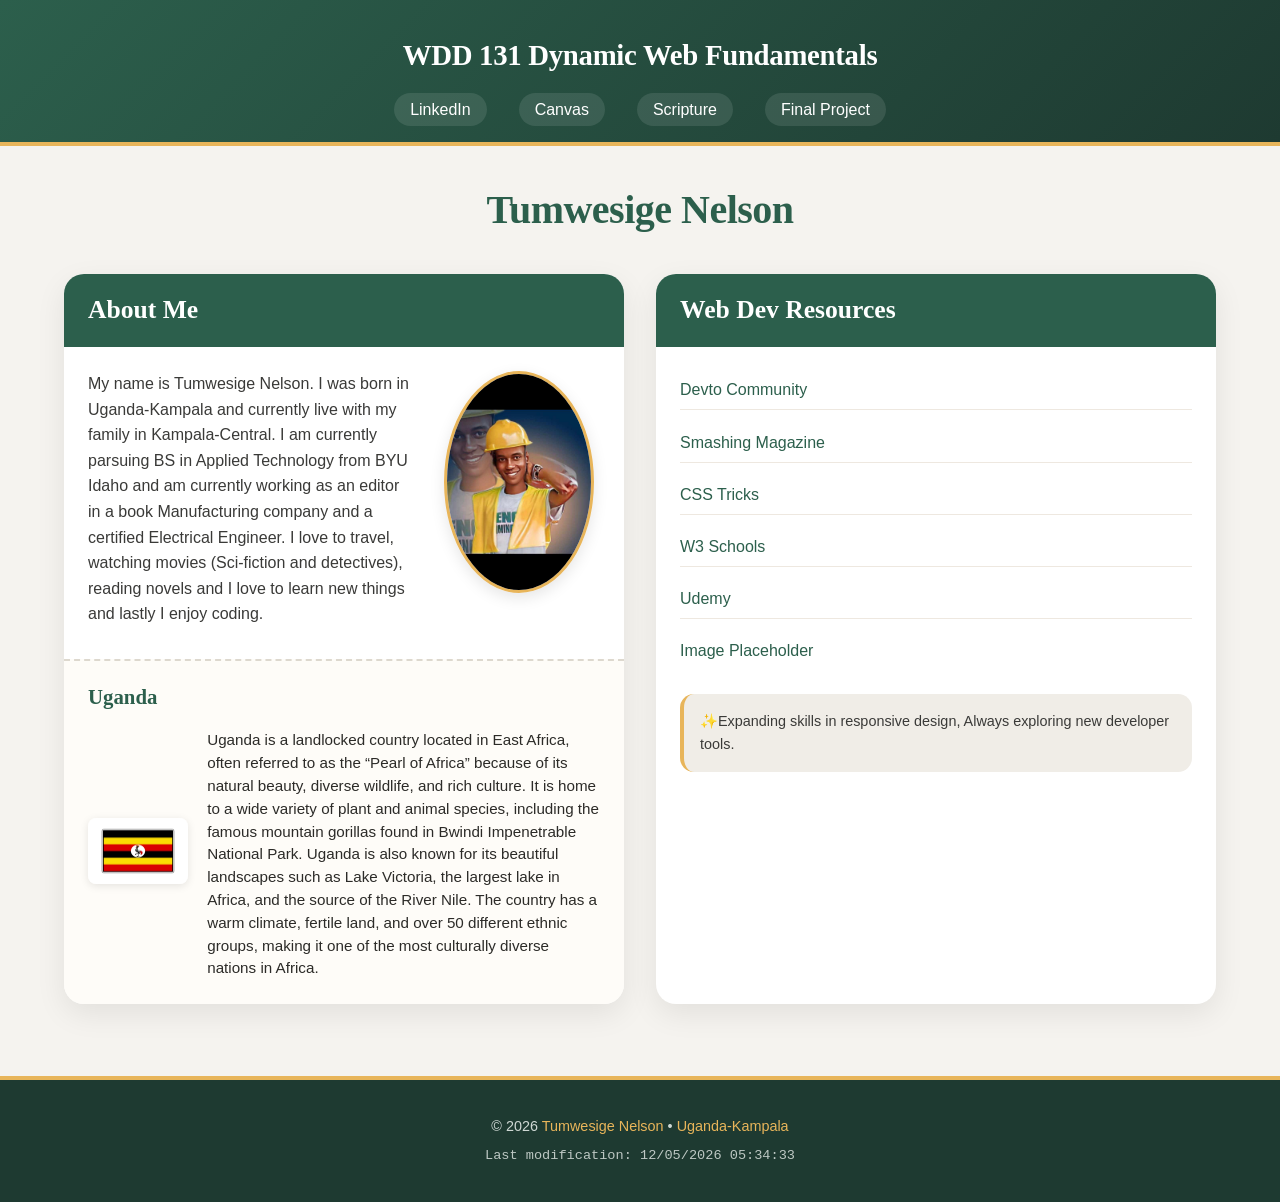
<file: index.html>
<!DOCTYPE html>
<html lang="en">
<head>
    <meta charset="UTF-8">
    <meta name="viewport" content="width=device-width, initial-scale=1.0">
    <title>WDD 131 Dynamic Web Fundamentals  Tumwesige Nelson</title>
    <meta name="description" content="WDD 131  Dynamic Web Fundamentals - Tumwesige Nelson. BYU-temples around the world including Africa.">
    <meta name="author" content="Tumwesige Nelson">
    <!-- External CSS -->
    <link rel="stylesheet" href="styles/base.css">
    <!-- Google Fonts API: elegant and modern pairing -->
    <link rel="preconnect" href="https://fonts.googleapis.com">
    <link rel="preconnect" href="https://fonts.gstatic.com" crossorigin>
    <link href="https://fonts.googleapis.com/css2?family=Merriweather:ital,opsz,wght@0,18..144,300..900;1,18..144,300..900&display=swap" rel="stylesheet">
    <!-- External js -->
    <script src="scripts/getdates.js" defer></script>
    
</head>
<body>
    <header>
        <!-- course title  -->
        <span id="course-title">WDD 131  Dynamic Web Fundamentals</span>
        <nav aria-label="Main navigation">
            <ul>
                <li><a href="https://www.linkedin.com/in/tumwesige-nelson-21821625a/" target="_blank" rel="noopener">LinkedIn</a></li>
                <li><a href="https://byupw.instructure.com/" target="_blank" rel="noopener">Canvas</a></li>
                <li><a href="https://www.churchofjesuschrist.org/study/scriptures/bofm/2-ne/2?lang=eng&id=p25#p25" target="_blank" rel="noopener">Scripture</a></li>
                <li><a href="#" id="final-project-link">Final Project</a></li>
            </ul>
        </nav>
    </header>

    <main>
        <h1>Tumwesige Nelson</h1>
        
        <!-- Two Cards Layout using CSS Grid -->
        <div class="cards-grid">
            <!-- Card 1: About Me section -->
            <section class="card">
                <h2>About Me</h2>
                <div class="card-inner">
                    <div class="about-text">
                        <p>My name is Tumwesige Nelson. I was born in Uganda-Kampala and currently live with my family 
                            in Kampala-Central. I am currently parsuing BS in Applied Technology from BYU Idaho
                            and am currently working as an editor in a book Manufacturing company and a certified Electrical Engineer.
                            I love to travel, watching movies (Sci-fiction and detectives), reading novels and I love 
                            to learn new things and lastly I enjoy coding.
                            </p>
                    </div>
                    <div class="about-image">
                        <!--  local image -->
                        <img src="images/nelson_img.jpeg" alt="nelson imge" width="150" height="250" loading="lazy">
                    </div>
                </div>
                <!-- Country section -->
                <div class="country-info">
                    <h3>Uganda</h3>
                    <div class="country-details">
                        <div class="flag-placeholder">
                            <!-- Optimized local flag image SVG -->
                            <img src="images/flag.webp"
                                 alt="Uganda flag" width="100" height="66" loading="lazy">
                        </div>
                        <p>Uganda is a landlocked country located in East Africa, often referred to as the 
                            “Pearl of Africa” because of its natural beauty, diverse wildlife, and rich culture. 
                            It is home to a wide variety of plant and animal species, including the famous mountain 
                            gorillas found in Bwindi Impenetrable National Park. Uganda is also known for its beautiful 
                            landscapes such as Lake Victoria, the largest lake in Africa, and the source of the River 
                            Nile. The country has a warm climate, fertile land, and over 50 different ethnic groups, 
                            making it one of the most culturally diverse nations in Africa.</p>
                    </div>
                </div>
            </section>

            <!-- Card 2: Web Dev Resources -->
            <section class="card">
                <h2>Web Dev Resources</h2>
                <div class="resources-wrapper">
                    <ul class="resource-list">
                        <li><a href="https://dev.to/" target="_blank" rel="noopener">Devto Community</a></li>
                        <li><a href="https://www.smashingmagazine.com/" target="_blank" rel="noopener">Smashing Magazine</a></li>
                        <li><a href="https://css-tricks.com/" target="_blank" rel="noopener">CSS Tricks</a></li>
                        <li><a href="https://www.w3schools.com/" target="_blank" rel="noopener">W3 Schools</a></li>
                        <li><a href="https://www.udemy.com/" target="_blank" rel="noopener">Udemy</a></li>
                        <li><a href="https://picsum.photos/" target="_blank" rel="noopener">Image Placeholder</a></li>
                    </ul>
                    <div class="resource-note">
                        <p>✨Expanding skills in responsive design, Always exploring new developer tools.</p>
                    </div>
                </div>
            </section>
        </div>
    </main>

    <footer>
        <p>© <span id="currentyear"></span> <a href="#" class="footer-link">Tumwesige Nelson</a> • <a href="#" class="footer-link">Uganda-Kampala</a></p>
        <p id="lastModified"></p>
    </footer>
    
</body>
</html>
</file>
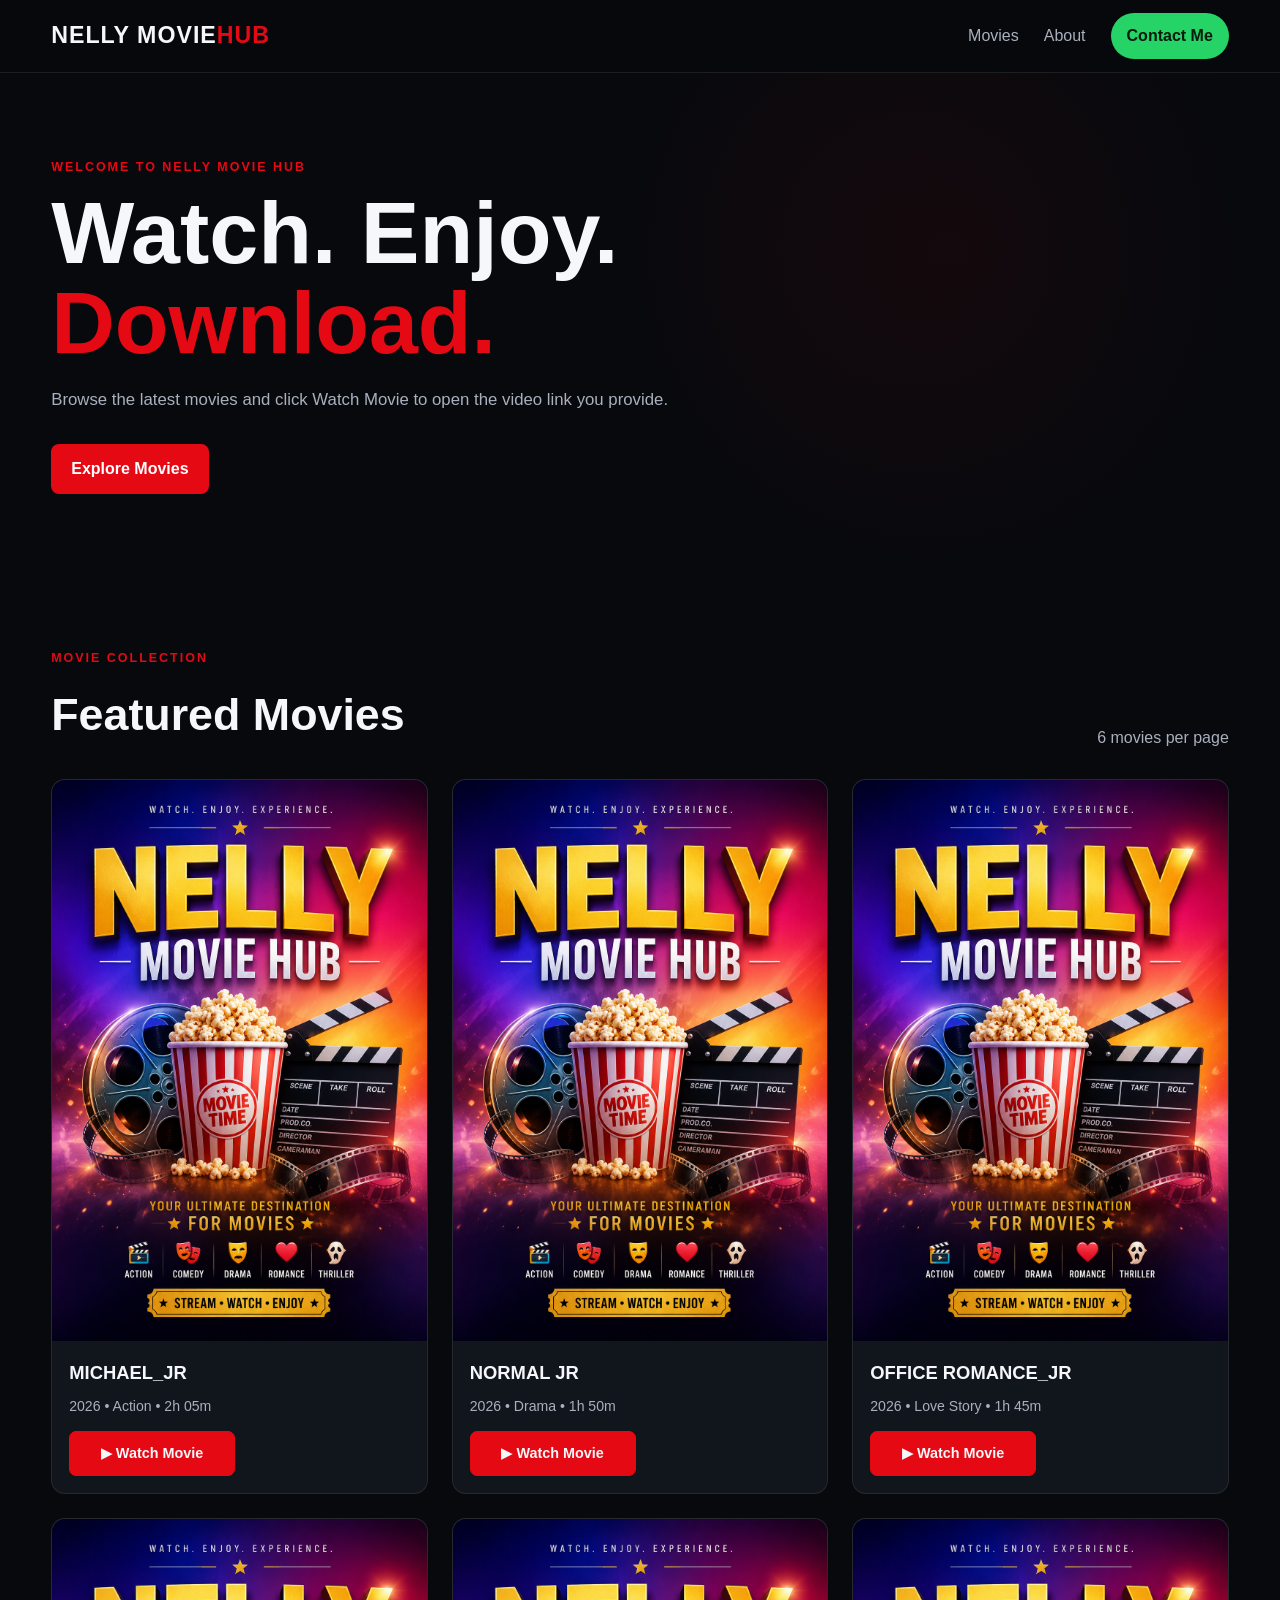
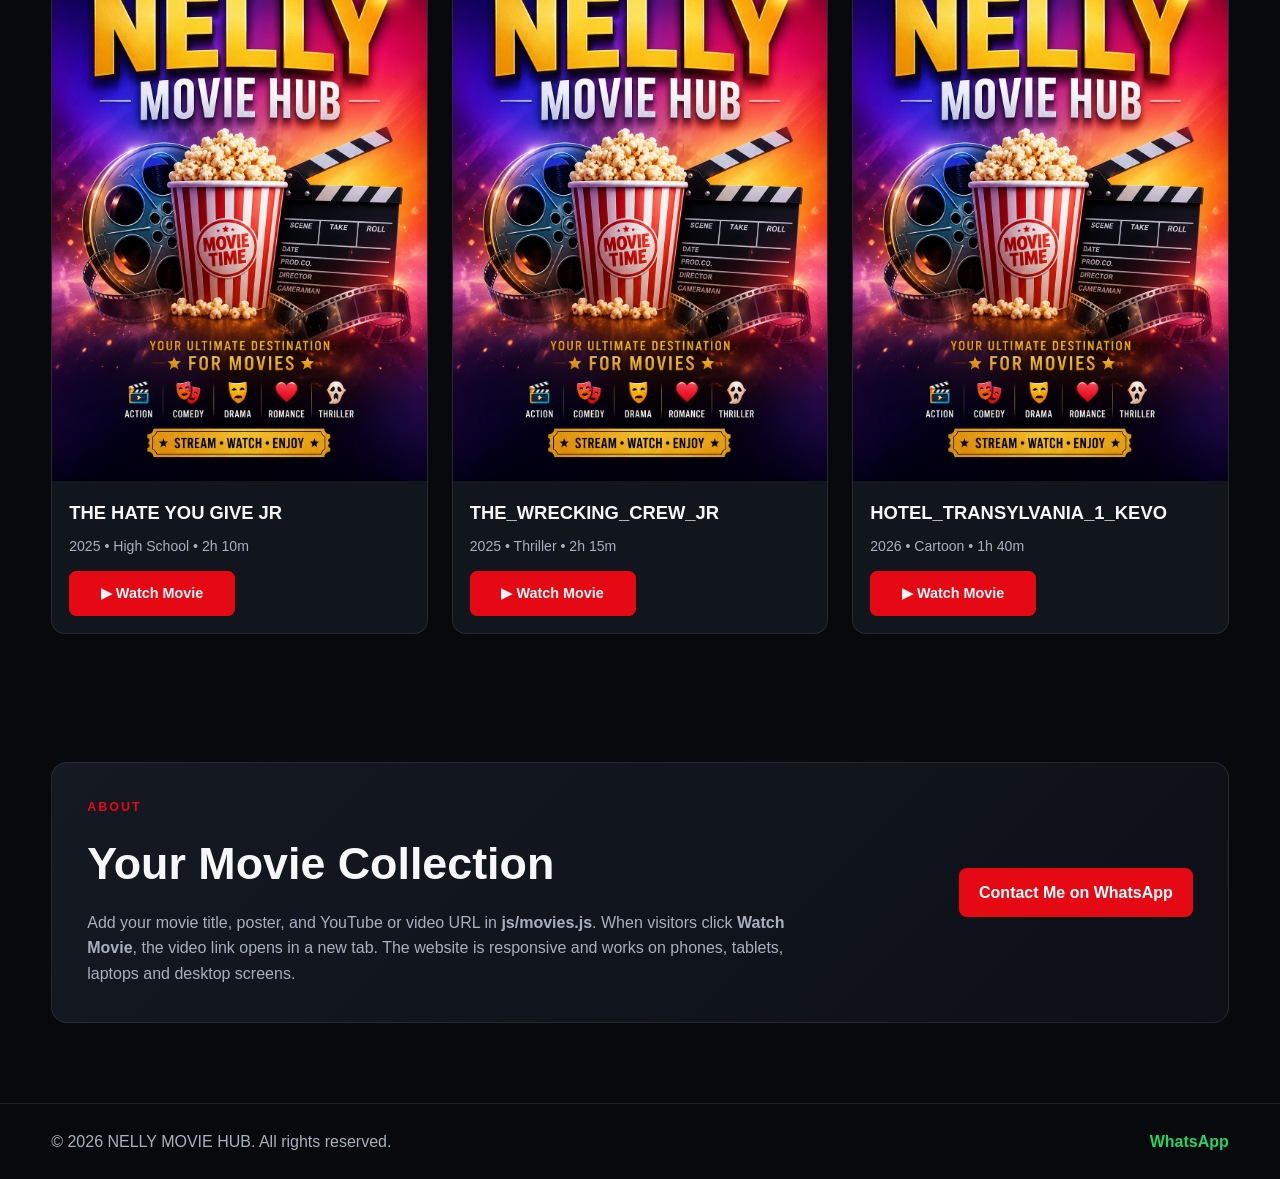
<file: nelly_movie_hub/index.html>
<!DOCTYPE html>
<html lang="en">
<head>
  <meta charset="UTF-8">
  <meta name="viewport" content="width=device-width, initial-scale=1.0">
  <meta name="description" content="Responsive movie streaming and download website.">
  <title>My Movie Hub</title>
  <link rel="stylesheet" href="css/style.css">
</head>
<body>
  <header class="site-header">
    <nav class="navbar container">
      <a class="logo" href="index.html">NELLY MOVIE<span>HUB</span></a>
      <button class="menu-toggle" aria-label="Open menu">☰</button>
      <div class="nav-links">
        <a href="#movies">Movies</a>
        <a href="#about">About</a>
        <a class="whatsapp-btn" id="navWhatsApp" href="#" target="_blank" rel="noopener">Contact Me</a>
      </div>
    </nav>
  </header>

  <main>
    <section class="hero">
      <div class="container hero-content">
        <p class="eyebrow">WELCOME TO NELLY MOVIE HUB</p>
        <h1>Watch. Enjoy. <span>Download.</span></h1>
        <p>Browse the latest movies and click Watch Movie to open the video link you provide.</p>
        <a href="#movies" class="primary-btn">Explore Movies</a>
      </div>
    </section>

    <section id="movies" class="movies-section container">
      <div class="section-heading">
        <div>
          <p class="eyebrow">MOVIE COLLECTION</p>
          <h2>Featured Movies</h2>
        </div>
        <p class="page-note">6 movies per page</p>
      </div>

      <div id="movieGrid" class="movie-grid"></div>

      <div class="pagination" id="pagination"></div>
    </section>

    <section id="about" class="about-section">
      <div class="container about-card">
        <div>
          <p class="eyebrow">ABOUT</p>
          <h2>Your Movie Collection</h2>
          <p>Add your movie title, poster, and YouTube or video URL in <strong>js/movies.js</strong>. When visitors click <strong>Watch Movie</strong>, the video link opens in a new tab. The website is responsive and works on phones, tablets, laptops and desktop screens.</p>
        </div>
        <a class="primary-btn" id="aboutWhatsApp" href="#" target="_blank" rel="noopener">Contact Me on WhatsApp</a>
      </div>
    </section>
  </main>

  <footer>
    <div class="container footer-content">
      <p>© <span id="year"></span> NELLY MOVIE HUB. All rights reserved.</p>
      <a id="footerWhatsApp" href="#" target="_blank" rel="noopener">WhatsApp</a>
    </div>
  </footer>

  <script src="js/movies.js"></script>
  <script src="js/app.js"></script>
</body>
</html>
</file>
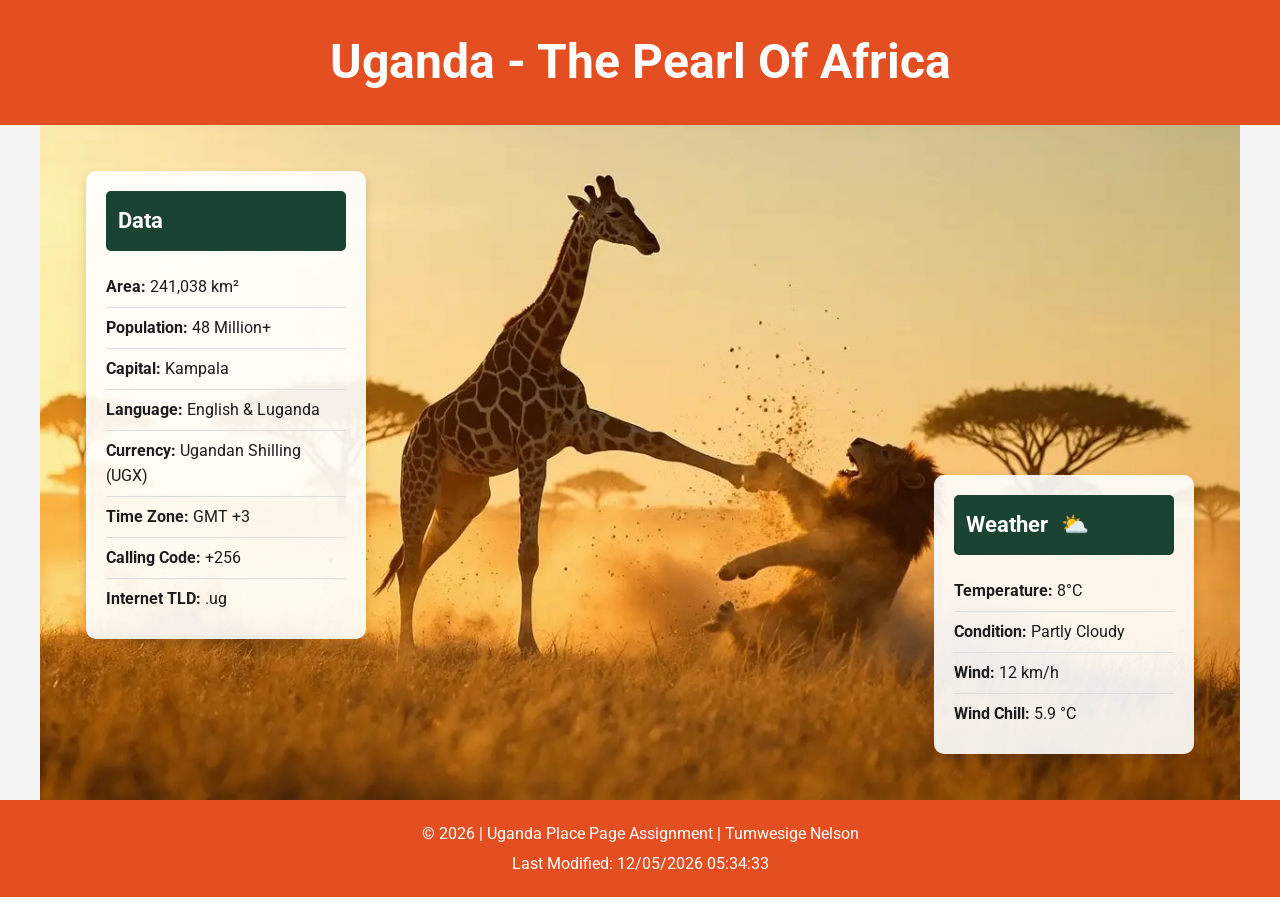
<file: place.html>
<!DOCTYPE html>
<html lang="en">
<head>
    <meta charset="UTF-8">
    <meta name="viewport" content="width=device-width, initial-scale=1.0">

    <title>Uganda - The Pearl Of Africa</title>

    <meta name="description" content="Dedicated page showcasing Uganda's data, weather, and highlights for WDD131.">

    <meta name="author" content="Tumwesige Nelson">

    <link rel="preconnect" href="https://fonts.googleapis.com">

    <link rel="preconnect" href="https://fonts.gstatic.com" crossorigin>

    <link href="https://fonts.googleapis.com/css2?family=Roboto&display=swap" rel="stylesheet">

    <link rel="stylesheet" href="styles/place.css">
    <link rel="stylesheet" href="styles/place-large.css">

    <script src="scripts/place.js" defer></script>

    <link rel="icon" href="data:,">
</head>

<body>

    <header>
        <h1>Uganda - The Pearl Of Africa</h1>
    </header>

    <main>

        <!-- HERO IMAGE -->
        <div class="hero-container">

            <picture>

                <source media="(max-width: 600px)"
                    srcset="images/hero.webp">

                <source media="(min-width: 601px)"
                    srcset="images/hero.webp">

                <img src="images/hero.webp"
                    alt="Beautiful scenery of Uganda including wildlife and nature"
                    loading="lazy"
                    width="1200"
                    height="600">

            </picture>

        </div>

        <!-- DATA SECTION -->
        <section class="data-card section-data">

            <h2>Data</h2>

            <ul>

                <li><strong>Area:</strong> 241,038 km²</li>

                <li><strong>Population:</strong> 48 Million+</li>

                <li><strong>Capital:</strong> Kampala</li>

                <li><strong>Language:</strong> English & Luganda</li>

                <li><strong>Currency:</strong> Ugandan Shilling (UGX)</li>

                <li><strong>Time Zone:</strong> GMT  +3</li>

                <li><strong>Calling Code:</strong> +256</li>

                <li><strong>Internet TLD:</strong> .ug</li>

            </ul>

        </section>

        <!-- WEATHER SECTION -->
        <section class="data-card section-weather">

            <h2 class="weather-heading">
                Weather

                <img src="images/partly-cloudy.svg"
                    alt="Weather icon"
                    class="mobile-weather-icon">
            </h2>

            <ul>

                <li>
                    <strong>Temperature:</strong>
                    <span id="temp">8</span>°C
                </li>

                <li><strong>Condition:</strong> Partly Cloudy</li>

                <li>
                    <strong>Wind:</strong>
                    <span id="wind">12</span> km/h
                </li>

                <li>
                    <strong>Wind Chill:</strong>
                    <span id="windchill"></span>
                </li>

            </ul>

        </section>

    </main>

    <footer>

        <p>
            &copy;
            <span id="currentyear"></span>
            | Uganda Place Page Assignment
            | Tumwesige Nelson
        </p>

        <p class="last-modified">
            Last Modified:
            <span id="lastmodified"></span>
        </p>

    </footer>

</body>
</html>
</file>
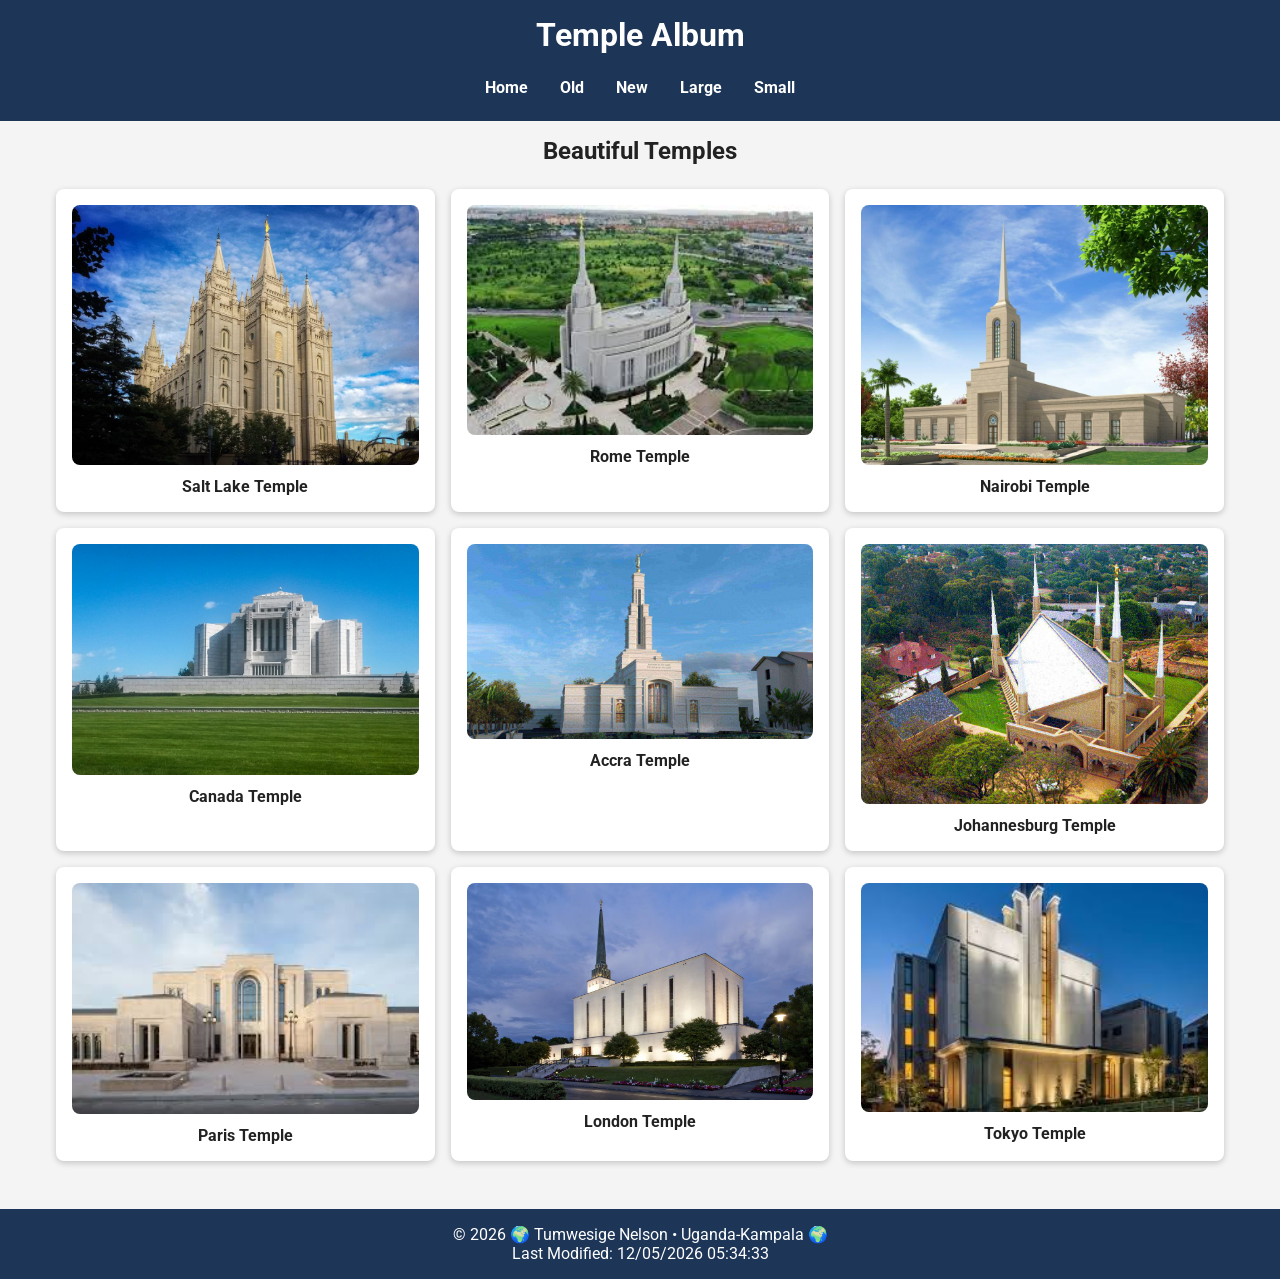
<file: temples.html>
<!DOCTYPE html>
<html lang="en">
<head>
    <meta charset="UTF-8">
    <meta name="viewport" content="width=device-width, initial-scale=1.0">
    <title>Temple Album</title>
    <meta name="description" content="WDD 131  Dynamic Web Fundamentals - Tumwesige Nelson. Personal home page showcasing background from Uganda-Kampala.">
    <meta name="author" content="Tumwesige Nelson">

    <link rel="stylesheet" href="styles/temples.css">
    <link rel="stylesheet" href="styles/temples-large.css">

    <link rel="preconnect" href="https://fonts.googleapis.com">
    <link rel="preconnect" href="https://fonts.gstatic.com" crossorigin>
    <link href="https://fonts.googleapis.com/css2?family=Roboto:wght@300;400;700&display=swap" rel="stylesheet">

    <script src="scripts/temples.js" defer></script>
</head>
<body>

    <header>
        <h1>Temple Album</h1>

        <button id="menu-button">&#9776;</button>

        <nav>
            <a href="#">Home</a>
            <a href="#">Old</a>
            <a href="#">New</a>
            <a href="#">Large</a>
            <a href="#">Small</a>
        </nav>
    </header>

    <main>
        <h2>Beautiful Temples</h2>

        <div class="gallery">

            <figure>
                <img src="images/salt-lake-temple.jpg" alt="Temple 1">
                <figcaption>Salt Lake Temple</figcaption>
            </figure>

            <figure>
                <img src="images/temple2.jpg" alt="Temple 2">
                <figcaption>Rome Temple</figcaption>
            </figure>

            <figure>
                <img src="images/temple3.jpg" alt="Temple 3">
                <figcaption>Nairobi Temple</figcaption>
            </figure>

            <figure>
                <img src="images/temple4.jpg" alt="Temple 4">
                <figcaption>Canada Temple</figcaption>
            </figure>

            <figure>
                <img src="images/temple5.jpg" alt="Temple 5">
                <figcaption>Accra Temple</figcaption>
            </figure>

            <figure>
                <img src="images/temple6.jpg" alt="Temple 6">
                <figcaption>Johannesburg Temple</figcaption>
            </figure>

            <figure>
                <img src="images/temple7.jpg" alt="Temple 7">
                <figcaption>Paris Temple</figcaption>
            </figure>

            <figure>
                <img src="images/temple8.jpg" alt="Temple 8">
                <figcaption>London Temple</figcaption>
            </figure>

            <figure>
                <img src="images/temple9.jpg" alt="Temple 9">
                <figcaption>Tokyo Temple</figcaption>
            </figure>

        </div>
    </main>

    <footer>
        <p>&copy; <span id="year"></span> 🌍 Tumwesige Nelson  •  Uganda-Kampala 🌍</p>
        <p id="lastModified"></p>
    </footer>

</body>
</html>
</file>
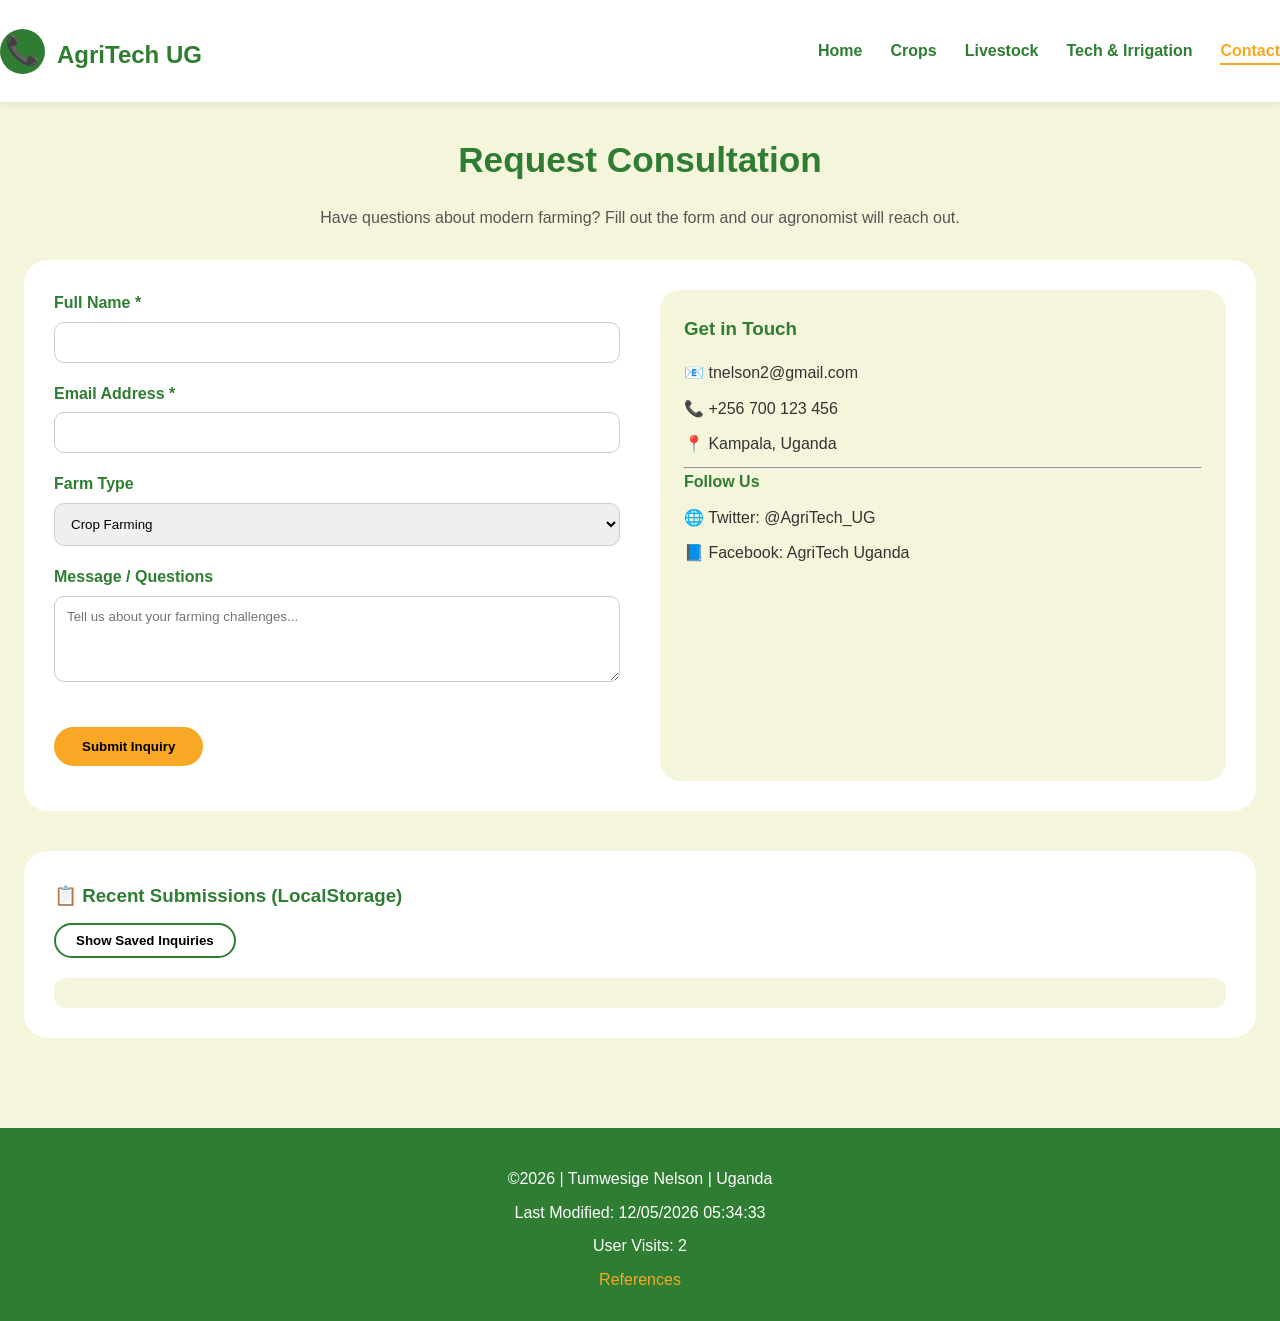
<file: project/contact.html>
<!DOCTYPE html>
<html lang="en">
<head>
    <meta charset="UTF-8">
    <meta name="viewport" content="width=device-width, initial-scale=1.0">
    <title>WDD 131 - AgriTech UG - Modern Farming Solutions</title>

    <meta name="description" content="Agritechfarminghub project (Tumwesige Nelson). Farming techniques and help to farmers all over the world.">
    <meta name="author" content="Tumwesige Nelson">

    <link rel="preconnect" href="https://fonts.googleapis.com">
    <link rel="preconnect" href="https://fonts.gstatic.com" crossorigin>

    <link href="https://fonts.googleapis.com/css2?family=Roboto&display=swap" rel="stylesheet">
    <link rel="stylesheet" href="styles/styles.css"> 

    <link href="https://fonts.googleapis.com/css2?family=Roboto&display=swap" rel="stylesheet">
    <script src="scripts/main.js" defer></script>
</head>
<body>

<header>
    <div class="container navbar">
        <div class="logo">
            <div class="logo-icon">📞</div>
            <h2>AgriTech UG</h2>
        </div>
        <button class="menu-toggle" id="menuToggle5">☰</button>
        <ul class="nav-links" id="navLinks5">
            <li><a href="index.html">Home</a></li>
            <li><a href="crops.html">Crops</a></li>
            <li><a href="livestock.html">Livestock</a></li>
            <li><a href="technology.html">Tech & Irrigation</a></li>
            <li><a href="contact.html" class="active">Contact</a></li>
        </ul>
    </div>
</header>

<main>
    <div class="container">
        <section class="page-header">
            <h1>Request Consultation</h1>
            <p>Have questions about modern farming? Fill out the form and our agronomist will reach out.</p>
        </section>

        <div class="form-container">
            <form id="consultForm">
                <div class="form-group">
                    <label for="name">Full Name *</label>
                    <input type="text" id="name" name="name" required>
                </div>
                <div class="form-group">
                    <label for="email">Email Address *</label>
                    <input type="email" id="email" name="email" required>
                </div>
                <div class="form-group">
                    <label for="farmType">Farm Type</label>
                    <select id="farmType">
                        <option value="crop">Crop Farming</option>
                        <option value="livestock">Livestock</option>
                        <option value="mixed">Mixed / Agroforestry</option>
                    </select>
                </div>
                <div class="form-group">
                    <label for="message">Message / Questions</label>
                    <textarea id="message" rows="4" placeholder="Tell us about your farming challenges..."></textarea>
                </div>
                <button type="submit" class="btn-primary">Submit Inquiry</button>
                <div id="formFeedback" class="form-feedback"></div>
            </form>
            <div class="contact-info">
                <h3>Get in Touch</h3>
                <p>📧 tnelson2@gmail.com</p>
                <p>📞 +256 700 123 456</p>
                <p>📍 Kampala, Uganda</p>
                <hr>
                <h4>Follow Us</h4>
                <p>🌐 Twitter: @AgriTech_UG</p>
                <p>📘 Facebook: AgriTech Uganda</p>
            </div>
        </div>

        <!-- LocalStorage display for previous submissions -->
        <section class="tool-section">
            <h3>📋 Recent Submissions (LocalStorage)</h3>
            <button id="showSubmissionsBtn" class="btn-outline">Show Saved Inquiries</button>
            <div id="submissionsList" class="result-card"></div>
        </section>
    </div>
</main>

<footer>
    <div class="container">
        <p>&copy;<span id="currentyear"></span> | Tumwesige Nelson | Uganda</p>
        <p id="lastModified"></p>
        <p>User Visits: <span id="visit-count">0</span></p>
        <p class="footer-links"><a href="references.html">References</a></p>
    </div>
</footer>

</body>
</html>
</file>
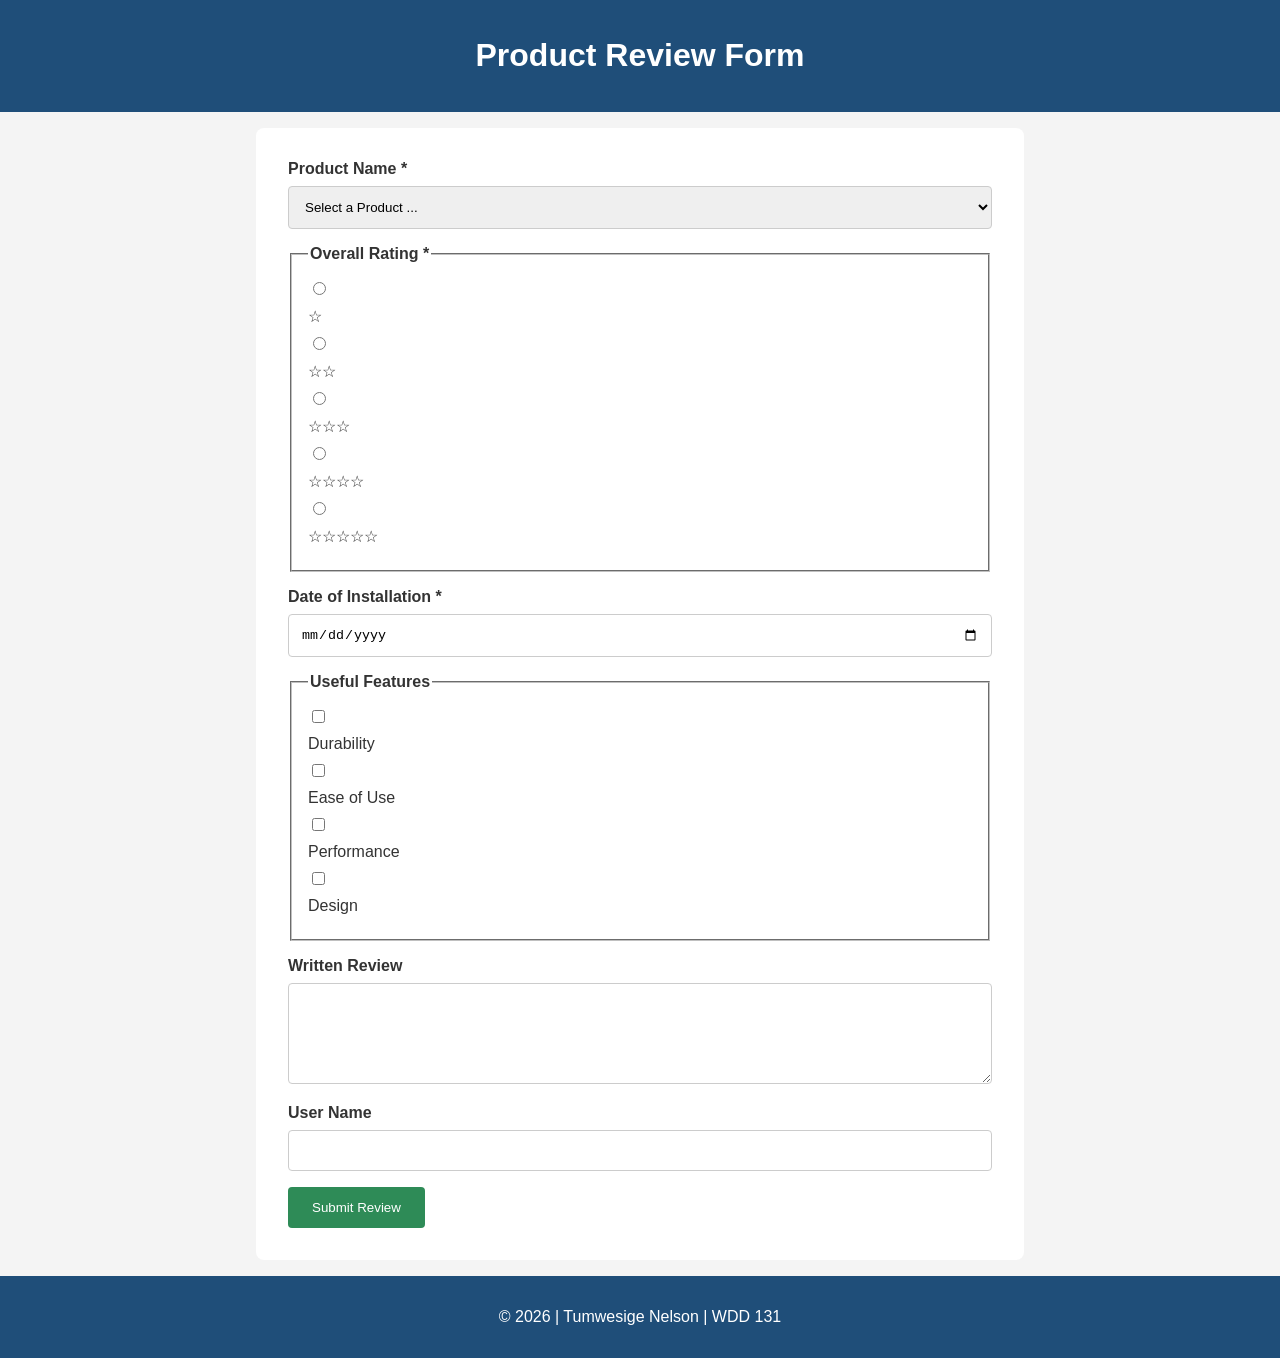
<file: project/form.html>
<!DOCTYPE html>
<html lang="en">
<head>
    <meta charset="UTF-8">
    <meta name="viewport" content="width=device-width, initial-scale=1.0">

    <meta name="description" content="Submit a product review by selecting a product, rating it, and sharing your experience.">
    <meta name="author" content="Tumwesige Nelson">

    <title>Product Review Form</title>

    <link rel="stylesheet" href="styles/form.css">
    <script src="scripts/form.js" defer></script>
</head>
<body>

<header>
    <h1>Product Review Form</h1>
</header>

<main>
    <form method="get" action="review.html">

        <div class="form-group">
            <label for="product">Product Name *</label>
            <select id="product" name="product" required>
                <option value="" disabled selected>Select a Product ...</option>
            </select>
        </div>

        <fieldset>
            <legend>Overall Rating *</legend>

            <div class="rating">

                <input type="radio" id="rating1" name="rating" value="1" required>
                <label for="rating1">☆</label>

                <input type="radio" id="rating2" name="rating" value="2" required>
                <label for="rating2">☆☆</label>

                <input type="radio" id="rating3" name="rating" value="3" required>
                <label for="rating3">☆☆☆</label>

                <input type="radio" id="rating4" name="rating" value="4" required>
                <label for="rating4">☆☆☆☆</label>

                <input type="radio" id="rating5" name="rating" value="5" required>
                <label for="rating5">☆☆☆☆☆</label>

            </div>
        </fieldset>

        <div class="form-group">
            <label for="installDate">Date of Installation *</label>
            <input type="date" id="installDate" name="installDate" required>
        </div>

        <fieldset>
            <legend>Useful Features</legend>

            <div class="features">

                <input type="checkbox" id="durability" name="features" value="Durability">
                <label for="durability">Durability</label>

                <input type="checkbox" id="easeOfUse" name="features" value="Ease of Use">
                <label for="easeOfUse">Ease of Use</label>

                <input type="checkbox" id="performance" name="features" value="Performance">
                <label for="performance">Performance</label>

                <input type="checkbox" id="design" name="features" value="Design">
                <label for="design">Design</label>

            </div>
        </fieldset>

        <div class="form-group">
            <label for="review">Written Review</label>
            <textarea id="review" name="review" rows="5"></textarea>
        </div>

        <div class="form-group">
            <label for="username">User Name</label>
            <input type="text" id="username" name="username">
        </div>

        <input type="submit" value="Submit Review">

    </form>
</main>

<footer>
    <p>&copy; 2026 | Tumwesige Nelson | WDD 131</p>
</footer>

</body>
</html>
</file>
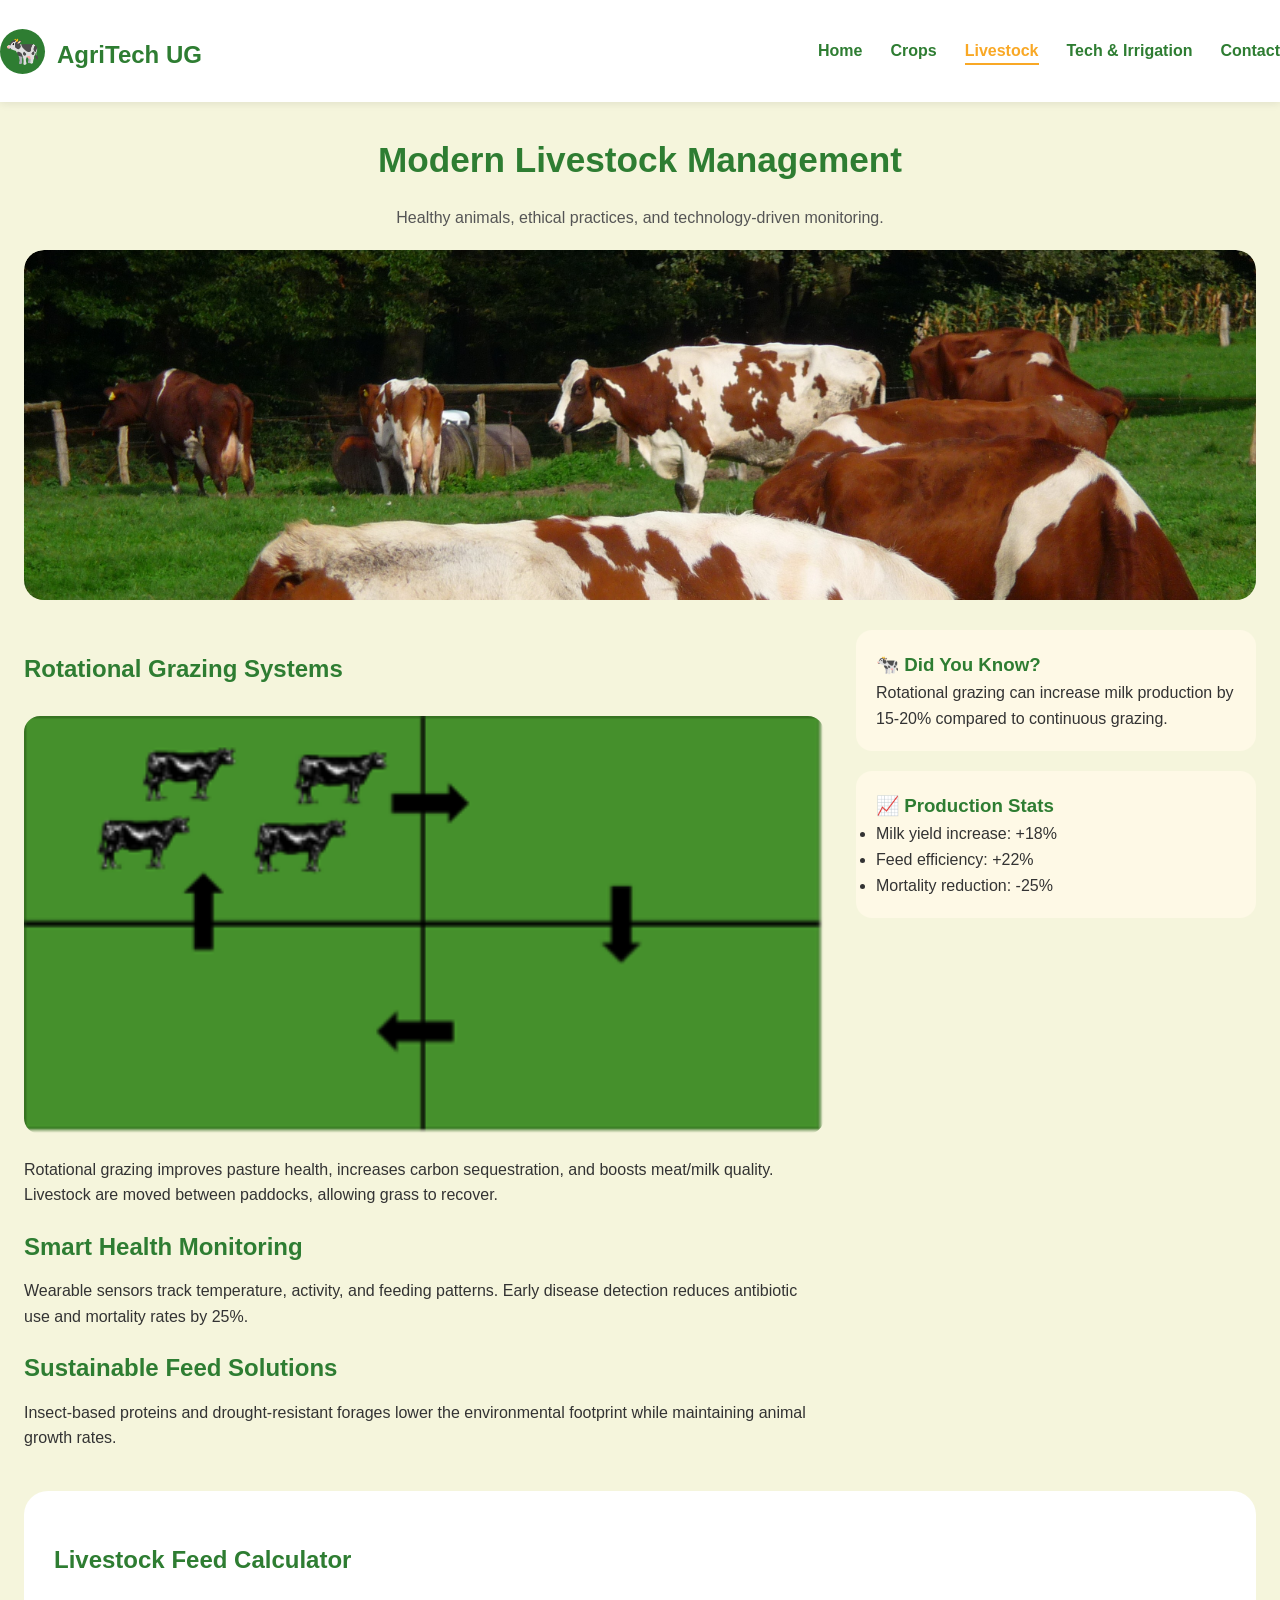
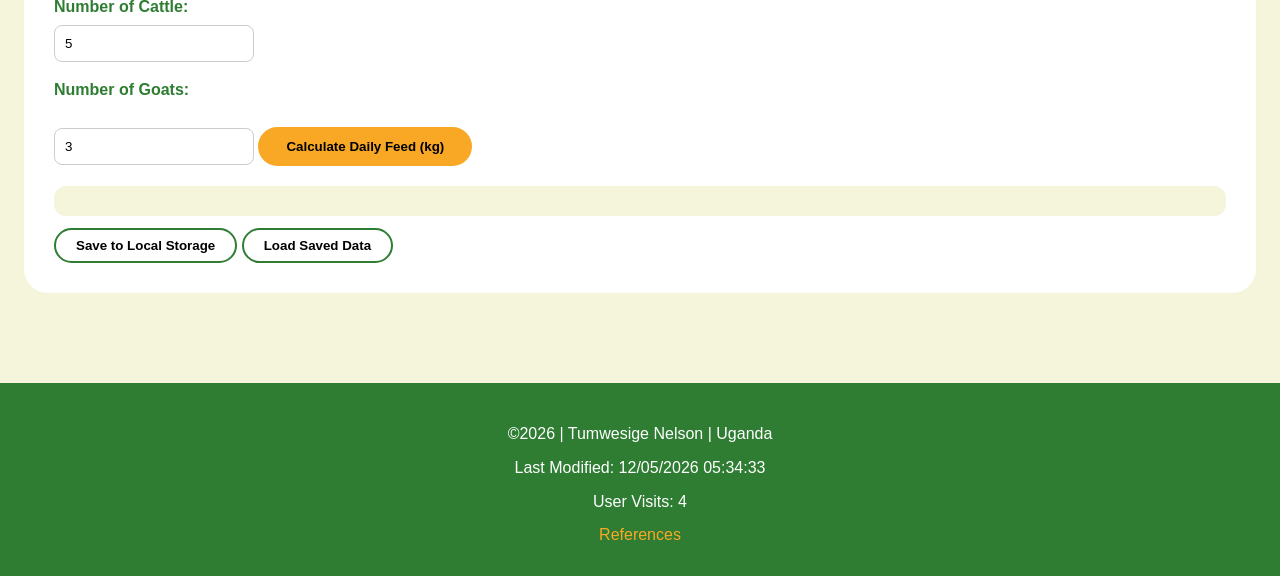
<file: project/livestock.html>
<!DOCTYPE html>
<html lang="en">
<head>
    <meta charset="UTF-8">
    <meta name="viewport" content="width=device-width, initial-scale=1.0">
    <title>WDD 131 - AgriTech UG - Modern Farming Solutions</title>

    <meta name="description" content="Agritechfarminghub project (Tumwesige Nelson). Farming techniques and help to farmers all over the world.">
    <meta name="author" content="Tumwesige Nelson">

    <link rel="preconnect" href="https://fonts.googleapis.com">
    <link rel="preconnect" href="https://fonts.gstatic.com" crossorigin>

    <link href="https://fonts.googleapis.com/css2?family=Roboto&display=swap" rel="stylesheet">
    <link rel="stylesheet" href="styles/styles.css"> 

    <link href="https://fonts.googleapis.com/css2?family=Roboto&display=swap" rel="stylesheet">
    <script src="scripts/main.js" defer></script>
</head>
<body>

<header>
    <div class="container navbar">
        <div class="logo">
            <div class="logo-icon">🐄</div>
            <h2>AgriTech UG</h2>
        </div>
        <button class="menu-toggle" id="menuToggle3">☰</button>
        <ul class="nav-links" id="navLinks3">
            <li><a href="index.html">Home</a></li>
            <li><a href="crops.html">Crops</a></li>
            <li><a href="livestock.html" class="active">Livestock</a></li>
            <li><a href="technology.html">Tech & Irrigation</a></li>
            <li><a href="contact.html">Contact</a></li>
        </ul>
    </div>
</header>

<main>
    <div class="container">
        <section class="page-header">
            <h1>Modern Livestock Management</h1>
            <p>Healthy animals, ethical practices, and technology-driven monitoring.</p>
        </section>

        <!-- Hero image for livestock page -->
        <div class="page-hero-image">
            <img src="images/Cattle grazing.jpg" alt="Cattle grazing" loading="lazy">
        </div>

        <div class="content-grid">
            <article class="main-content">
                <h2>Rotational Grazing Systems</h2>
                <img src="images/grazing-methods-figure-2.png" alt="Rotational grazing" loading="lazy" class="responsive-img">
                <p>Rotational grazing improves pasture health, increases carbon sequestration, and boosts meat/milk quality. Livestock are moved between paddocks, allowing grass to recover.</p>
                <h2>Smart Health Monitoring</h2>
                <p>Wearable sensors track temperature, activity, and feeding patterns. Early disease detection reduces antibiotic use and mortality rates by 25%.</p>
                <h2>Sustainable Feed Solutions</h2>
                <p>Insect-based proteins and drought-resistant forages lower the environmental footprint while maintaining animal growth rates.</p>
            </article>
            <aside class="sidebar">
                <div class="tip-box">
                    <h3>🐄 Did You Know?</h3>
                    <p>Rotational grazing can increase milk production by 15-20% compared to continuous grazing.</p>
                </div>
                <div class="tip-box">
                    <h3>📈 Production Stats</h3>
                    <ul>
                        <li>Milk yield increase: +18%</li>
                        <li>Feed efficiency: +22%</li>
                        <li>Mortality reduction: -25%</li>
                    </ul>
                </div>
            </aside>
        </div>

        <!-- Livestock calculator -->
        <section class="tool-section">
            <h2>Livestock Feed Calculator</h2>
            <label>Number of Cattle:</label>
            <input type="number" id="cattleCount" min="0" value="5">
            <label>Number of Goats:</label>
            <input type="number" id="goatCount" min="0" value="3">
            <button id="calcFeedBtn" class="btn-primary">Calculate Daily Feed (kg)</button>
            <div id="feedResult" class="result-card"></div>
            <button id="saveFeedDataBtn" class="btn-outline">Save to Local Storage</button>
            <button id="loadFeedDataBtn" class="btn-outline">Load Saved Data</button>
        </section>
    </div>
</main>

<footer>
    <div class="container">
        <p>&copy;<span id="currentyear"></span> | Tumwesige Nelson | Uganda</p>
        <p id="lastModified"></p>
        <p>User Visits: <span id="visit-count">0</span></p>
        <p class="footer-links"><a href="references.html">References</a></p>
    </div>
</footer>
</body>
</html>
</file>
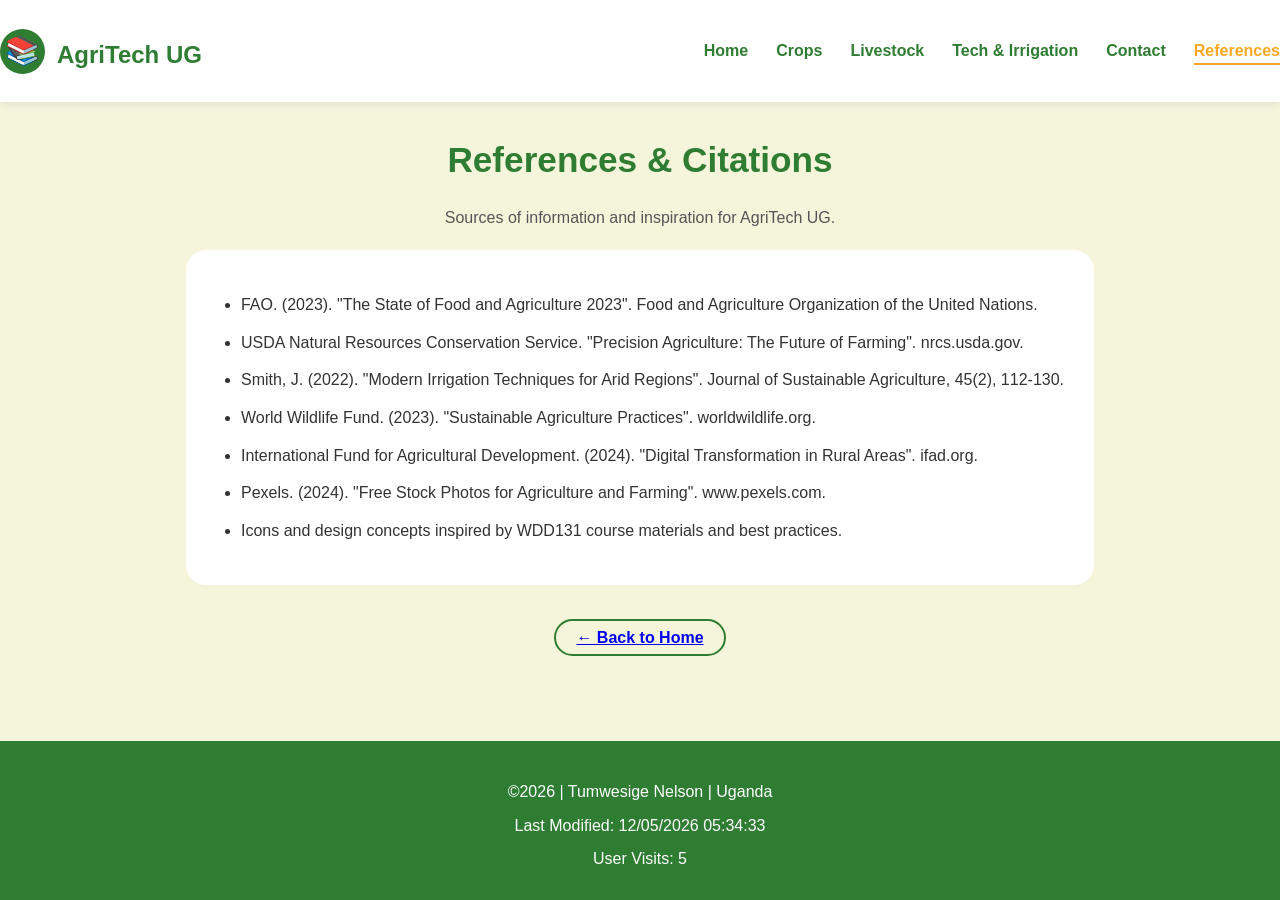
<file: project/references.html>
<!DOCTYPE html>
<html lang="en">
<head>
    <meta charset="UTF-8">
    <meta name="viewport" content="width=device-width, initial-scale=1.0">
    <title>WDD 131 - AgriTech UG - Modern Farming Solutions</title>

    <meta name="description" content="Agritechfarminghub project (Tumwesige Nelson). Farming techniques and help to farmers all over the world.">
    <meta name="author" content="Tumwesige Nelson">

    <link rel="preconnect" href="https://fonts.googleapis.com">
    <link rel="preconnect" href="https://fonts.gstatic.com" crossorigin>

    <link href="https://fonts.googleapis.com/css2?family=Roboto&display=swap" rel="stylesheet">
    <link rel="stylesheet" href="styles/styles.css"> 

    <link href="https://fonts.googleapis.com/css2?family=Roboto&display=swap" rel="stylesheet">
    <script src="scripts/main.js" defer></script>
</head>
<body>

<header>
    <div class="container navbar">
        <div class="logo">
            <div class="logo-icon">📚</div>
            <h2>AgriTech UG</h2>
        </div>
        <button class="menu-toggle" id="menuToggleRef">☰</button>
        <ul class="nav-links" id="navLinksRef">
            <li><a href="index.html">Home</a></li>
            <li><a href="crops.html">Crops</a></li>
            <li><a href="livestock.html">Livestock</a></li>
            <li><a href="technology.html">Tech & Irrigation</a></li>
            <li><a href="contact.html">Contact</a></li>
            <li><a href="references.html" class="active">References</a></li>
        </ul>
    </div>
</header>

<main class="container">
    <section class="page-header">
        <h1>References & Citations</h1>
        <p>Sources of information and inspiration for AgriTech UG.</p>
    </section>
    
    <div class="references-list">
        <ul>
            <li>FAO. (2023). "The State of Food and Agriculture 2023". Food and Agriculture Organization of the United Nations.</li>
            <li>USDA Natural Resources Conservation Service. "Precision Agriculture: The Future of Farming". nrcs.usda.gov.</li>
            <li>Smith, J. (2022). "Modern Irrigation Techniques for Arid Regions". Journal of Sustainable Agriculture, 45(2), 112-130.</li>
            <li>World Wildlife Fund. (2023). "Sustainable Agriculture Practices". worldwildlife.org.</li>
            <li>International Fund for Agricultural Development. (2024). "Digital Transformation in Rural Areas". ifad.org.</li>
            <li>Pexels. (2024). "Free Stock Photos for Agriculture and Farming". www.pexels.com.</li>
            <li>Icons and design concepts inspired by WDD131 course materials and best practices.</li>
        </ul>
    </div>
    
    <div style="margin-top: 40px; text-align: center;">
        <a href="index.html" class="btn-outline">← Back to Home</a>
    </div>
</main>

<footer>
    <div class="container">
        <p>&copy;<span id="currentyear"></span> | Tumwesige Nelson | Uganda</p>
        <p id="lastModified"></p>
        <p>User Visits: <span id="visit-count">0</span></p>
    </div>
</footer>

</body>
</html>
</file>
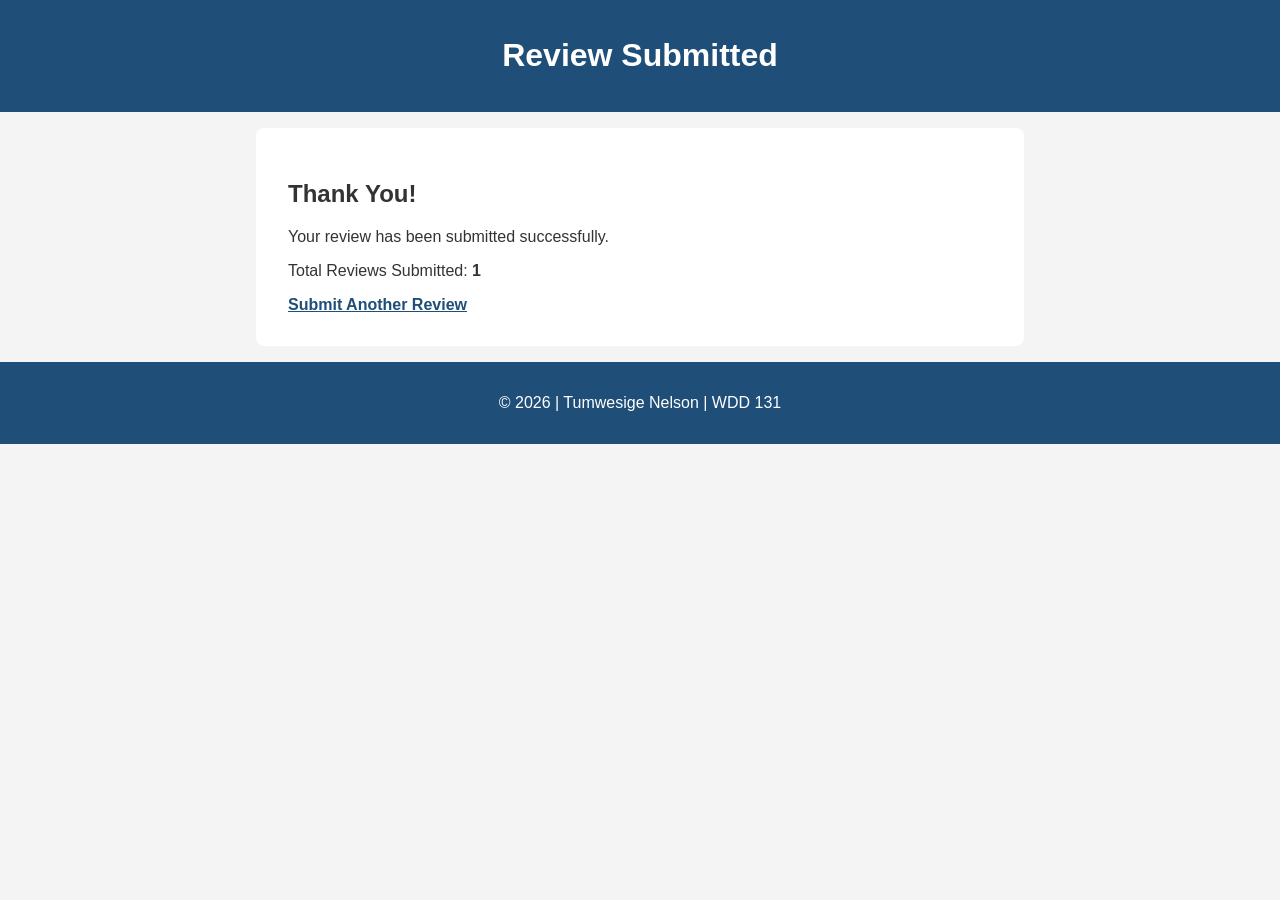
<file: project/review.html>
<!DOCTYPE html>
<html lang="en">
<head>
    <meta charset="UTF-8">
    <meta name="viewport" content="width=device-width, initial-scale=1.0">

    <meta name="description" content="Confirmation page showing successful submission of a product review.">
    <meta name="author" content="Tumwesige Nelson">

    <title>Review Submitted</title>

    <link rel="stylesheet" href="styles/form.css">
    <script src="scripts/review.js" defer></script>
</head>
<body>

<header>
    <h1>Review Submitted</h1>
</header>

<main>
    <section class="confirmation">

        <h2>Thank You!</h2>

        <p>Your review has been submitted successfully.</p>

        <p>
            Total Reviews Submitted:
            <strong id="reviewCount">0</strong>
        </p>

        <a href="form.html">Submit Another Review</a>

    </section>
</main>

<footer>
    <p>&copy; 2026 | Tumwesige Nelson | WDD 131</p>
</footer>

</body>
</html>
</file>
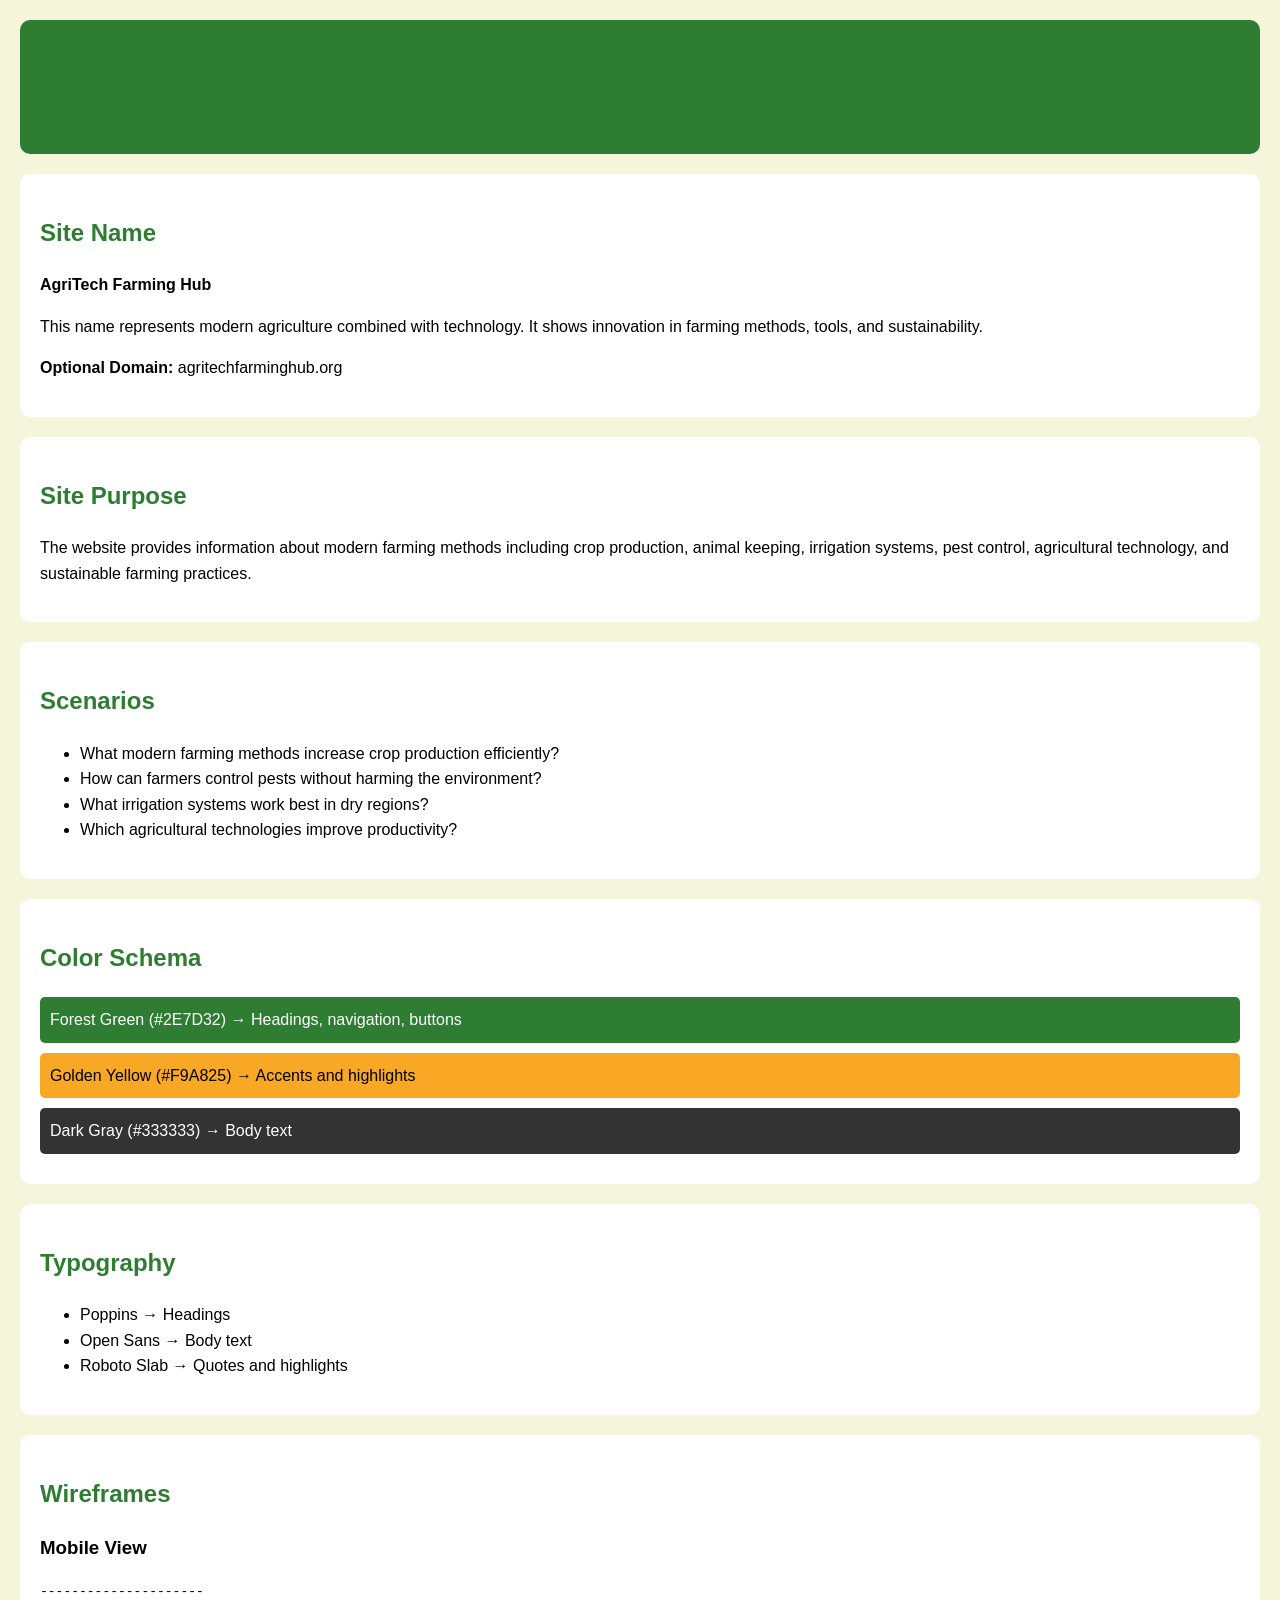
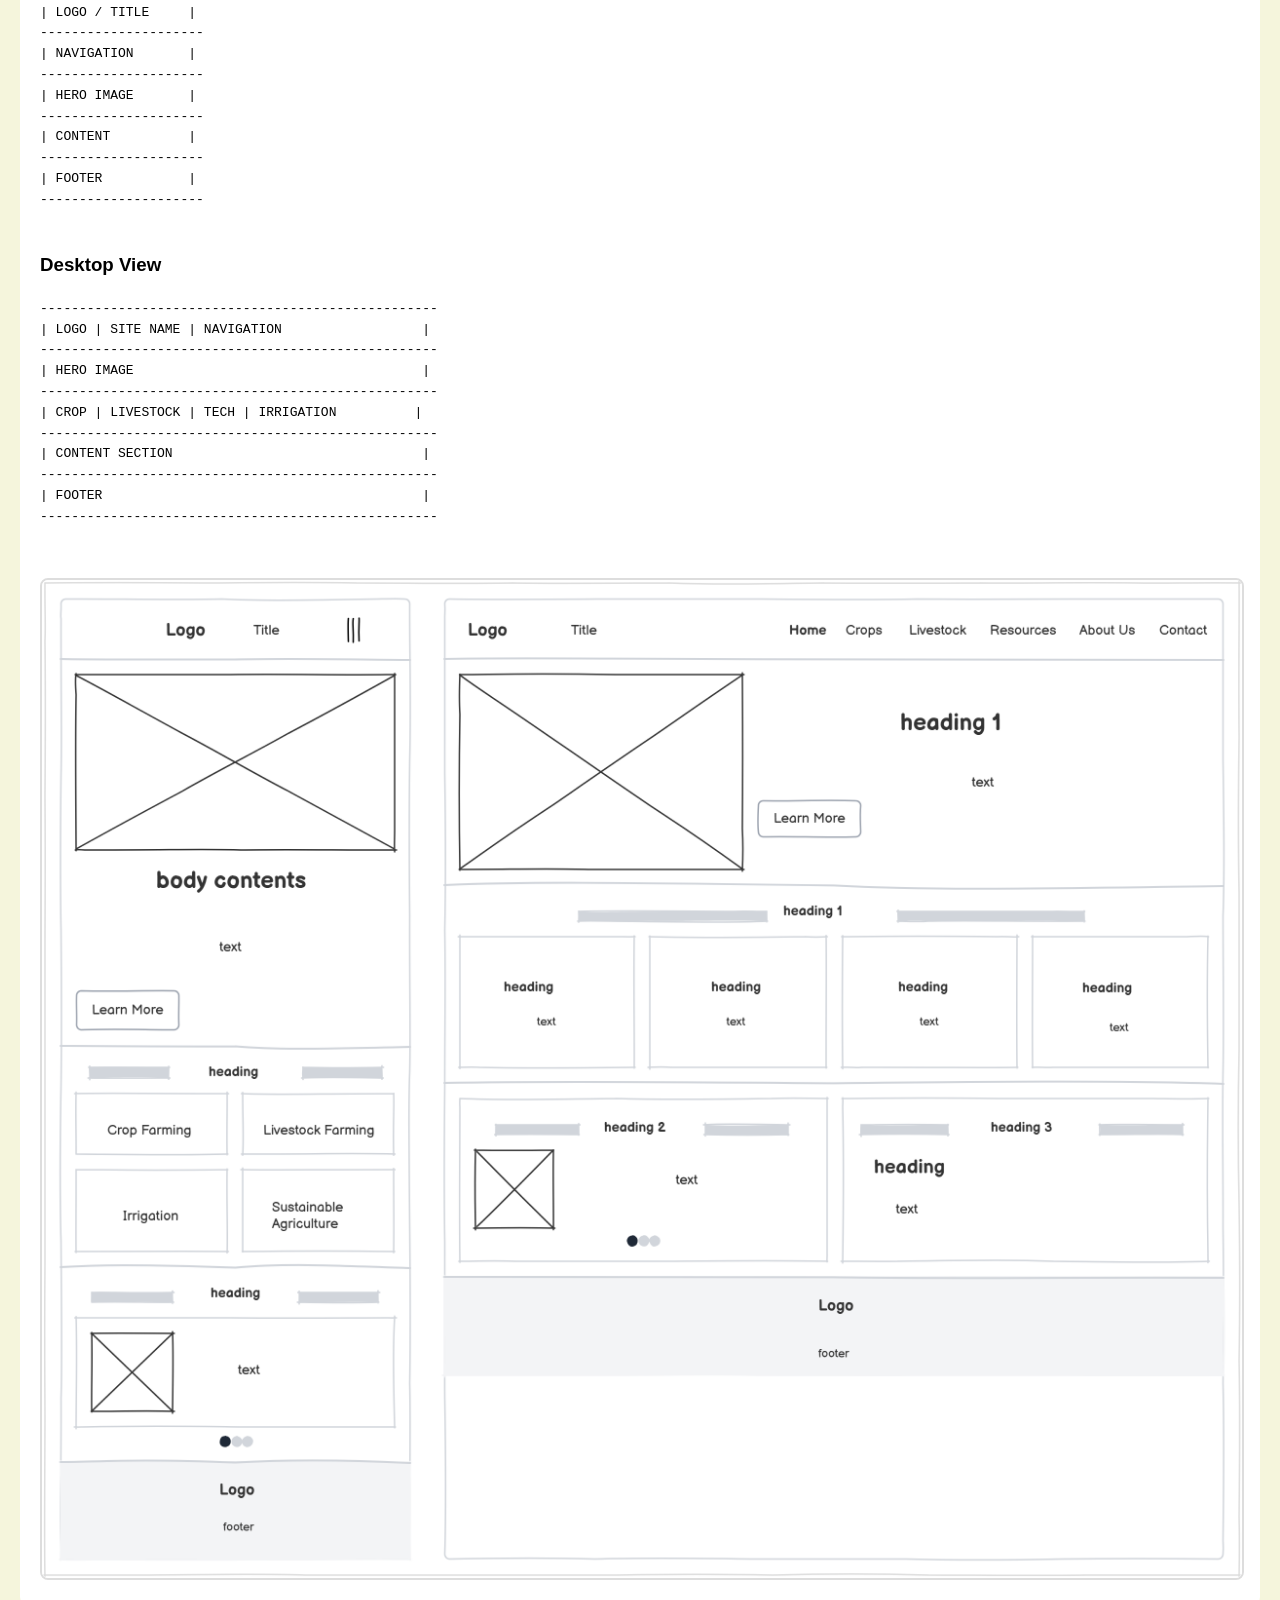
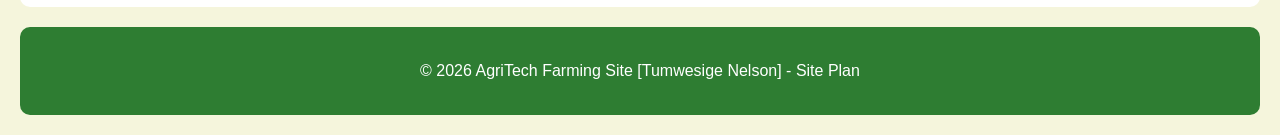
<file: project/siteplan.html>
<!DOCTYPE html>
<html lang="en">
<head>
    <meta charset="UTF-8">
    <meta name="viewport" content="width=device-width, initial-scale=1.0">
    <title>Agriculture and Modern Farming - Site Plan</title>

    <!-- External CSS -->
    <link rel="stylesheet" href="siteplan.css">
</head>

<body>

<header>
    <h1>Agriculture and Modern Farming - Site Plan</h1>
</header>

<main>

    <!-- SITE NAME -->
    <section>
        <h2>Site Name</h2>
        <p><strong>AgriTech Farming Hub</strong></p>
        <p>
            This name represents modern agriculture combined with technology.
            It shows innovation in farming methods, tools, and sustainability.
        </p>
        <p><strong>Optional Domain:</strong> agritechfarminghub.org</p>
    </section>

    <!-- SITE PURPOSE -->
    <section>
        <h2>Site Purpose</h2>
        <p>
            The website provides information about modern farming methods including crop production,
            animal keeping, irrigation systems, pest control, agricultural technology,
            and sustainable farming practices.
        </p>
    </section>

    <!-- SCENARIOS -->
    <section>
        <h2>Scenarios</h2>
        <ul>
            <li>What modern farming methods increase crop production efficiently?</li>
            <li>How can farmers control pests without harming the environment?</li>
            <li>What irrigation systems work best in dry regions?</li>
            <li>Which agricultural technologies improve productivity?</li>
        </ul>
    </section>

    <!-- COLOR SCHEMA -->
    <section>
        <h2>Color Schema</h2>

        <div class="color-box green">
            Forest Green (#2E7D32) → Headings, navigation, buttons
        </div>

        <div class="color-box yellow">
            Golden Yellow (#F9A825) → Accents and highlights
        </div>

        <div class="color-box gray">
            Dark Gray (#333333) → Body text
        </div>
    </section>

    <!-- TYPOGRAPHY -->
    <section>
        <h2>Typography</h2>
        <ul>
            <li>Poppins → Headings</li>
            <li>Open Sans → Body text</li>
            <li>Roboto Slab → Quotes and highlights</li>
        </ul>
    </section>

    <!-- WIREFRAMES -->
    <section class="wireframe">
        <h2>Wireframes</h2>

        <h3>Mobile View</h3>
        <pre>
---------------------
| LOGO / TITLE     |
---------------------
| NAVIGATION       |
---------------------
| HERO IMAGE       |
---------------------
| CONTENT          |
---------------------
| FOOTER           |
---------------------
        </pre>

        <h3>Desktop View</h3>
        <pre>
---------------------------------------------------
| LOGO | SITE NAME | NAVIGATION                  |
---------------------------------------------------
| HERO IMAGE                                     |
---------------------------------------------------
| CROP | LIVESTOCK | TECH | IRRIGATION          |
---------------------------------------------------
| CONTENT SECTION                                |
---------------------------------------------------
| FOOTER                                         |
---------------------------------------------------
        </pre>

        <!-- Wireframe Image -->
        <div class="desktop-wireframe-image">
            <img src="images/both-wirefinal.png" alt="Desktop and Mobile Wireframe">
        </div>

    </section>

</main>

<footer>
    <p>© 2026 AgriTech Farming Site [Tumwesige Nelson] - Site Plan</p>
</footer>

</body>
</html>
</file>
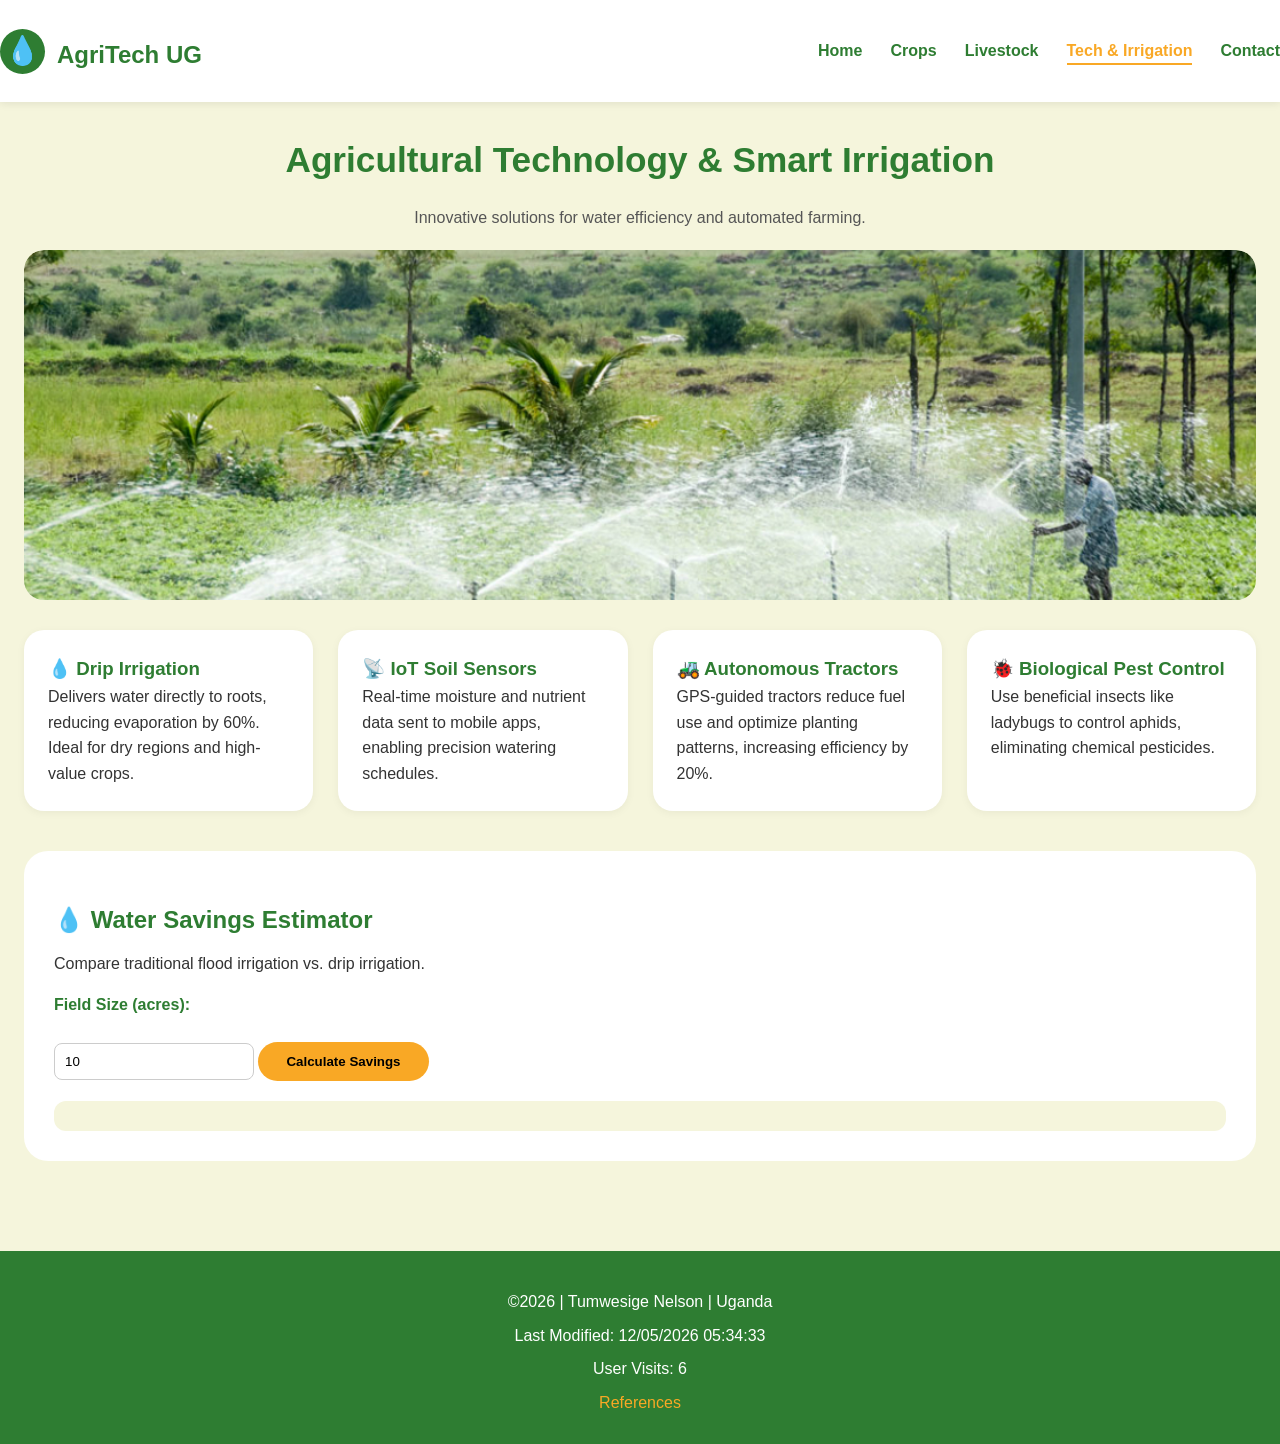
<file: project/technology.html>
<!DOCTYPE html>
<html lang="en">
<head>
    <meta charset="UTF-8">
    <meta name="viewport" content="width=device-width, initial-scale=1.0">
    <title>WDD 131 - AgriTech UG - Modern Farming Solutions</title>

    <meta name="description" content="Agritechfarminghub project (Tumwesige Nelson). Farming techniques and help to farmers all over the world.">
    <meta name="author" content="Tumwesige Nelson">

    <link rel="preconnect" href="https://fonts.googleapis.com">
    <link rel="preconnect" href="https://fonts.gstatic.com" crossorigin>

    <link href="https://fonts.googleapis.com/css2?family=Roboto&display=swap" rel="stylesheet">
    <link rel="stylesheet" href="styles/styles.css"> 

    <link href="https://fonts.googleapis.com/css2?family=Roboto&display=swap" rel="stylesheet">
    <script src="scripts/main.js" defer></script>
</head>
<body>

<header>
    <div class="container navbar">
        <div class="logo">
            <div class="logo-icon">💧</div>
            <h2>AgriTech UG</h2>
        </div>
        <button class="menu-toggle" id="menuToggle4">☰</button>
        <ul class="nav-links" id="navLinks4">
            <li><a href="index.html">Home</a></li>
            <li><a href="crops.html">Crops</a></li>
            <li><a href="livestock.html">Livestock</a></li>
            <li><a href="technology.html" class="active">Tech & Irrigation</a></li>
            <li><a href="contact.html">Contact</a></li>
        </ul>
    </div>
</header>

<main>
    <div class="container">
        <section class="page-header">
            <h1>Agricultural Technology & Smart Irrigation</h1>
            <p>Innovative solutions for water efficiency and automated farming.</p>
        </section>

        <!-- Hero image for technology page -->
        <div class="page-hero-image">
            <img src="images/Agricultural Technology & Smart Irrigation.jpg" alt="Smart irrigation system" loading="lazy">
        </div>

        <div class="two-col">
            <div class="tech-card">
                <h3>💧 Drip Irrigation</h3>
                <p>Delivers water directly to roots, reducing evaporation by 60%. Ideal for dry regions and high-value crops.</p>
            </div>
            <div class="tech-card">
                <h3>📡 IoT Soil Sensors</h3>
                <p>Real-time moisture and nutrient data sent to mobile apps, enabling precision watering schedules.</p>
            </div>
            <div class="tech-card">
                <h3>🚜 Autonomous Tractors</h3>
                <p>GPS-guided tractors reduce fuel use and optimize planting patterns, increasing efficiency by 20%.</p>
            </div>
            <div class="tech-card">
                <h3>🐞 Biological Pest Control</h3>
                <p>Use beneficial insects like ladybugs to control aphids, eliminating chemical pesticides.</p>
            </div>
        </div>

        <!-- Water savings calculator -->
        <section class="tool-section">
            <h2>💧 Water Savings Estimator</h2>
            <p>Compare traditional flood irrigation vs. drip irrigation.</p>
            <label>Field Size (acres):</label>
            <input type="number" id="fieldSize" value="10" min="1">
            <button id="calcWaterBtn" class="btn-primary">Calculate Savings</button>
            <div id="waterResult" class="result-card"></div>
        </section>
    </div>
</main>

<footer>
    <div class="container">
        <p>&copy;<span id="currentyear"></span> | Tumwesige Nelson | Uganda</p>
        <p id="lastModified"></p>
        <p>User Visits: <span id="visit-count">0</span></p>
        <p class="footer-links"><a href="references.html">References</a></p>
    </div>
</footer>
</body>
</html>
</file>
<file: styles/base.css>
/*Base Styles */
* {
    margin: 0;
    padding: 0;
    box-sizing: border-box;
}

body {
    font-family: 'Inter', sans-serif;
    background-color: #f5f3ef;
    color: #2c2b28;
    line-height: 1.6;
}

/* Header Styles */
header {
    background: linear-gradient(135deg, #2c5f4c 0%, #1e3a31 100%);
    color: white;
    padding: 2rem 1.5rem 1.2rem;
    text-align: center;
    border-bottom: 4px solid #e8b55a;
}

#course-title {
    display: block;
    font-family: 'Playfair Display', serif;
    font-size: 1.8rem;
    font-weight: 600;
    letter-spacing: -0.3px;
    margin-bottom: 1.2rem;
}

/* Navigation - Flexbox with hover effect */
nav ul {
    display: flex;
    justify-content: center;
    gap: 2rem;
    list-style: none;
    flex-wrap: wrap;
}

nav a {
    color: white;
    text-decoration: none;
    font-weight: 500;
    padding: 0.5rem 1rem;
    border-radius: 30px;
    transition: all 0.3s ease;
    background-color: rgba(255, 255, 255, 0.1);
}

nav a:hover {
    background-color: #e8b55a;
    color: #1e3a31;
    transform: translateY(-2px);
}

/* Main Layout */
main {
    max-width: 1200px;
    margin: 0 auto;
    padding: 2rem 1.5rem;
}

h1 {
    font-family: 'Playfair Display', serif;
    font-size: 2.5rem;
    text-align: center;
    color: #2c5f4c;
    margin-bottom: 2rem;
    font-weight: 600;
    letter-spacing: -0.5px;
}

/* Cards Grid Layout */
.cards-grid {
    display: grid;
    grid-template-columns: repeat(2, 1fr);
    gap: 2rem;
}

/* Card Styles */
.card {
    background: white;
    border-radius: 20px;
    box-shadow: 0 10px 30px rgba(0, 0, 0, 0.08);
    overflow: hidden;
    transition: transform 0.2s, box-shadow 0.2s;
}

.card:hover {
    transform: translateY(-5px);
    box-shadow: 0 20px 35px rgba(0, 0, 0, 0.12);
}

.card h2 {
    background-color: #2c5f4c;
    color: white;
    padding: 1rem 1.5rem;
    font-family: 'Playfair Display', serif;
    font-size: 1.6rem;
    font-weight: 600;
}

.card-inner {
    padding: 1.5rem;
    display: flex;
    gap: 1.5rem;
    flex-wrap: wrap;
    align-items: flex-start;
}

.about-text {
    flex: 2;
    min-width: 180px;
}

.about-text p {
    color: #3a3a38;
    margin-bottom: 0.5rem;
}

.about-image {
    flex: 1;
    min-width: 150px;
    text-align: center;
}

.about-image img {
    width: 100%;
    max-width: 150px;
    height: auto;
    border-radius: 100%;
    border: 3px solid #e8b55a;
    box-shadow: 0 5px 15px rgba(0, 0, 0, 0.1);
}

/* Country Info Section */
.country-info {
    border-top: 2px dashed #ddd8ce;
    padding: 1.2rem 1.5rem 1.5rem;
    background-color: #fefcf8;
}

.country-info h3 {
    font-family: 'Playfair Display', serif;
    color: #2c5f4c;
    margin-bottom: 1rem;
    font-size: 1.3rem;
}

.country-details {
    display: flex;
    gap: 1.2rem;
    flex-wrap: wrap;
    align-items: center;
}

.flag-placeholder img {
    border-radius: 8px;
    box-shadow: 0 2px 8px rgba(0, 0, 0, 0.1);
}

.country-details p {
    flex: 1;
    font-size: 0.95rem;
    line-height: 1.5;
}

/* Resources Card Styling */
.resources-wrapper {
    padding: 1.5rem;
}

.resource-list {
    list-style: none;
    margin-bottom: 1.5rem;
}

.resource-list li {
    margin-bottom: 0.8rem;
    padding: 0.4rem 0;
    border-bottom: 1px solid #eee8e0;
}

.resource-list li:last-child {
    border-bottom: none;
}

.resource-list a {
    text-decoration: none;
    color: #2c5f4c;
    font-weight: 500;
    transition: color 0.2s, padding-left 0.2s;
    display: inline-block;
}

.resource-list a:hover {
    color: #e8b55a;
    padding-left: 5px;
}

.resource-note {
    background-color: #f0ede7;
    padding: 1rem;
    border-radius: 14px;
    margin-top: 0.5rem;
    border-left: 4px solid #e8b55a;
}

.resource-note p {
    font-size: 0.9rem;
    color: #3a3a38;
}

/* Footer Styles */
footer {
    background-color: #1e3a31;
    color: #cfd8d4;
    text-align: center;
    padding: 1.8rem;
    margin-top: 2.5rem;
    border-top: 4px solid #e8b55a;
    font-size: 0.9rem;
}

footer p {
    margin: 0.4rem 0;
}

.footer-link {
    color: #e8b55a;
    text-decoration: none;
    transition: color 0.2s;
}

.footer-link:hover {
    color: white;
    text-decoration: underline;
}

#lastModified {
    font-size: 0.85rem;
    opacity: 0.9;
    font-family: monospace;
}

/* Responsive Design */
@media (max-width: 850px) {
    .cards-grid {
        grid-template-columns: 1fr;
        gap: 1.8rem;
    }
    
    h1 {
        font-size: 2rem;
    }
    
    .card-inner {
        flex-direction: column;
        align-items: center;
        text-align: center;
    }
    
    .country-details {
        flex-direction: column;
        text-align: center;
    }
    
    nav ul {
        gap: 1rem;
    }
    
    nav a {
        padding: 0.35rem 1rem;
        font-size: 0.9rem;
    }
    
    #course-title {
        font-size: 1.4rem;
    }
}

@media (max-width: 480px) {
    main {
        padding: 1rem;
    }
    
    .card h2 {
        font-size: 1.3rem;
    }
    
    .resource-list li {
        font-size: 0.9rem;
    }
}
</file>
<file: nelly_movie_hub/css/style.css>
* {
  box-sizing: border-box;
  margin: 0;
  padding: 0;
}

:root {
  --bg: #07090d;
  --surface: #11151c;
  --surface-2: #181d26;
  --text: #f5f7fa;
  --muted: #a9b0bd;
  --accent: #e50914;
  --accent-dark: #b80710;
  --border: rgba(255,255,255,.09);
  --max-width: 1200px;
}

html { scroll-behavior: smooth; }

body {
  font-family: Arial, Helvetica, sans-serif;
  background: var(--bg);
  color: var(--text);
  line-height: 1.6;
}

a { color: inherit; text-decoration: none; }

.container {
  width: min(92%, var(--max-width));
  margin-inline: auto;
}

.site-header {
  position: sticky;
  top: 0;
  z-index: 1000;
  background: rgba(7,9,13,.92);
  backdrop-filter: blur(12px);
  border-bottom: 1px solid var(--border);
}

.navbar {
  min-height: 72px;
  display: flex;
  align-items: center;
  justify-content: space-between;
  gap: 20px;
}

.logo {
  font-size: 1.45rem;
  font-weight: 900;
  letter-spacing: 1px;
}

.logo span { color: var(--accent); }

.nav-links {
  display: flex;
  align-items: center;
  gap: 25px;
  color: var(--muted);
}

.nav-links a:hover { color: #fff; }

.whatsapp-btn {
  background: #25d366;
  color: #061b0d !important;
  padding: 10px 16px;
  border-radius: 999px;
  font-weight: 800;
}

.menu-toggle {
  display: none;
  border: 0;
  background: transparent;
  color: #fff;
  font-size: 1.7rem;
  cursor: pointer;
}

.hero {
  min-height: 470px;
  display: grid;
  align-items: center;
  background:
    linear-gradient(90deg, rgba(7,9,13,.98), rgba(7,9,13,.7), rgba(7,9,13,.9)),
    radial-gradient(circle at 75% 35%, rgba(229,9,20,.3), transparent 35%);
}

.hero-content { padding: 85px 0; }

.eyebrow {
  color: var(--accent);
  font-weight: 800;
  font-size: .78rem;
  letter-spacing: 2px;
  margin-bottom: 10px;
}

.hero h1 {
  max-width: 800px;
  font-size: clamp(2.6rem, 7vw, 5.5rem);
  line-height: 1.02;
  margin-bottom: 20px;
}

.hero h1 span { color: var(--accent); }

.hero p:not(.eyebrow) {
  max-width: 650px;
  color: var(--muted);
  font-size: 1.05rem;
  margin-bottom: 30px;
}

.primary-btn {
  display: inline-flex;
  justify-content: center;
  align-items: center;
  background: var(--accent);
  color: white;
  padding: 12px 20px;
  border-radius: 8px;
  font-weight: 800;
  border: 0;
  cursor: pointer;
  transition: .2s ease;
}

.primary-btn:hover {
  background: var(--accent-dark);
  transform: translateY(-2px);
}

.movies-section { padding: 70px 0; }

.section-heading {
  display: flex;
  justify-content: space-between;
  align-items: end;
  gap: 20px;
  margin-bottom: 28px;
}

.section-heading h2, .about-card h2 {
  font-size: clamp(1.8rem, 4vw, 2.8rem);
}

.page-note { color: var(--muted); }

.movie-grid {
  display: grid;
  grid-template-columns: repeat(3, 1fr);
  gap: 24px;
}

.movie-card {
  overflow: hidden;
  background: var(--surface);
  border: 1px solid var(--border);
  border-radius: 14px;
  transition: .25s ease;
}

.movie-card:hover {
  transform: translateY(-5px);
  border-color: rgba(229,9,20,.5);
  box-shadow: 0 16px 45px rgba(0,0,0,.35);
}

.poster {
  aspect-ratio: 2 / 3;
  width: 100%;
  object-fit: cover;
  background: #1a1d24;
  display: block;
}

.movie-info { padding: 17px; }

.movie-title {
  font-size: 1.15rem;
  margin-bottom: 7px;
}

.movie-meta {
  color: var(--muted);
  font-size: .88rem;
  margin-bottom: 14px;
}

.movie-actions {
  display: grid;
  grid-template-columns: 1fr 1fr;
  gap: 9px;
}

.action-btn {
  text-align: center;
  padding: 10px 8px;
  border-radius: 7px;
  background: var(--surface-2);
  border: 1px solid var(--border);
  font-weight: 700;
  font-size: .9rem;
}

.action-btn.watch {
  background: var(--accent);
  border-color: var(--accent);
}

.action-btn:hover { filter: brightness(1.15); }

.pagination {
  display: flex;
  justify-content: center;
  gap: 8px;
  margin-top: 38px;
  flex-wrap: wrap;
}

.page-btn {
  min-width: 42px;
  height: 42px;
  border: 1px solid var(--border);
  border-radius: 7px;
  background: var(--surface);
  color: #fff;
  cursor: pointer;
}

.page-btn.active, .page-btn:hover {
  background: var(--accent);
  border-color: var(--accent);
}

.about-section {
  padding: 20px 0 80px;
}

.about-card {
  display: flex;
  justify-content: space-between;
  align-items: center;
  gap: 30px;
  background: linear-gradient(135deg, #141922, #0d1016);
  border: 1px solid var(--border);
  border-radius: 16px;
  padding: 35px;
}

.about-card p:not(.eyebrow) {
  color: var(--muted);
  max-width: 700px;
  margin-top: 10px;
}

footer {
  border-top: 1px solid var(--border);
  padding: 25px 0;
  color: var(--muted);
}

.footer-content {
  display: flex;
  justify-content: space-between;
  gap: 20px;
}

.footer-content a { color: #25d366; font-weight: 700; }

.empty {
  grid-column: 1 / -1;
  text-align: center;
  color: var(--muted);
  padding: 50px;
  border: 1px dashed var(--border);
  border-radius: 12px;
}

@media (max-width: 850px) {
  .movie-grid { grid-template-columns: repeat(2, 1fr); }
  .about-card { flex-direction: column; align-items: flex-start; }
}

@media (max-width: 620px) {
  .menu-toggle { display: block; }
  .nav-links {
    display: none;
    position: absolute;
    top: 72px;
    left: 0;
    width: 100%;
    padding: 18px 4%;
    background: #090b10;
    border-bottom: 1px solid var(--border);
    flex-direction: column;
    align-items: stretch;
  }
  .nav-links.open { display: flex; }
  .nav-links a { padding: 9px 0; }
  .movie-grid { grid-template-columns: 1fr; }
  .section-heading { align-items: flex-start; flex-direction: column; }
  .hero { min-height: 430px; }
  .footer-content { flex-direction: column; }
}
</file>
<file: styles/place.css>
:root {
    --primary-color: #1b4332;
    --secondary-color: #ffb703;
    --accent-color:rgb(228, 79, 34);
    --text-dark: #1c1c1c;
    --bg-light: #f4f4f4;
    --card-bg: rgba(255, 255, 255, 0.9);
    --font-base: 'Roboto', sans-serif;
}

* {
    margin: 0;
    padding: 0;
    box-sizing: border-box;
}

body {
    font-family: var(--font-base);
    background-color: var(--bg-light);
    color: var(--text-dark);
    line-height: 1.6;
}

header {
    background-color: var(--accent-color);
    color: white;
    text-align: center;
    padding: 1.5rem;
}

header h1 {
    font-size: 2rem;
}

main {
    position: relative;
}

.hero-container img {
    width: 100%;
    height: auto;
    display: block;
}

.data-card {
    background-color: var(--card-bg);
    margin: 1rem;
    padding: 1.25rem;
    border-radius: 10px;
    box-shadow: 0 4px 10px rgba(0,0,0,0.15);
}

.data-card h2 {
    background-color: var(--primary-color);
    color: white;
    padding: 0.75rem;
    margin-bottom: 1rem;
    border-radius: 5px;
    font-size: 1.4rem;
}

.data-card ul {
    list-style: none;
}

.data-card li {
    padding: 0.45rem 0;
    border-bottom: 1px solid #ddd;
}

.data-card li:last-child {
    border-bottom: none;
}

.mobile-weather-icon {
    width: 30px;
    height: 30px;
    vertical-align: middle;
}

footer {
    background-color: var(--accent-color);
    color: white;
    text-align: center;
    padding: 1rem;
}

footer p {
    margin: 0.3rem 0;
}

.last-modified {
    color:white;
}
</file>
<file: styles/place-large.css>
@media screen and (min-width: 768px) {

    main {
        max-width: 1200px;
        margin: auto;
    }

    .hero-container {
        position: relative;
    }

    .section-data {
        position: absolute;
        top: 30px;
        left: 30px;
        width: 280px;
    }

    .section-weather {
        position: absolute;
        bottom: 30px;
        right: 30px;
        width: 260px;
    }

    .mobile-weather-icon {
        display: none;
    }

    .weather-heading::after {
        content: " ⛅";
        margin-left: 0.5rem;
    }

    header h1 {
        font-size: 3rem;
    }
}
</file>
<file: styles/temples.css>
* {
    margin: 0;
    padding: 0;
    box-sizing: border-box;
}

body {
    font-family: 'Roboto', sans-serif;
    background-color: #f4f4f4;
    color: #222;
}

header {
    background-color: #1d3557;
    color: white;
    padding: 1rem;
}

header h1 {
    text-align: center;
    margin-bottom: 1rem;
}

#menu-button {
    display: block;
    margin: 0 auto;
    background: none;
    border: none;
    color: white;
    font-size: 2rem;
    cursor: pointer;
}

nav {
    display: none;
    flex-direction: column;
    text-align: center;
    gap: 1rem;
    margin-top: 1rem;
}

nav.open {
    display: flex;
}

nav a {
    text-decoration: none;
    color: white;
    font-weight: bold;
    padding: 0.5rem;
    transition: background-color 0.3s ease;
}

nav a:hover {
    background-color: #457b9d;
    border-radius: 5px;
}

main {
    max-width: 1200px;
    margin: 0 auto;
    padding: 1rem;
}

main h2 {
    text-align: center;
    margin-bottom: 1.5rem;
}

.gallery {
    display: grid;
    grid-template-columns: 1fr;
    gap: 1rem;
}

figure {
    background-color: white;
    padding: 1rem;
    border-radius: 8px;
    text-align: center;
    box-shadow: 0 2px 6px rgba(0,0,0,0.2);
}

figure img {
    width: 100%;
    height: auto;
    border-radius: 8px;
}

figure img:hover {
    transform: scale(1.03);
}


figcaption {
    margin-top: 0.5rem;
    font-weight: bold;
}

footer {
    background-color: #1d3557;
    color: white;
    text-align: center;
    padding: 1rem;
    margin-top: 2rem;
}
</file>
<file: styles/temples-large.css>
@media only screen and (min-width: 768px) {

    #menu-button {
        display: none;
    }

    nav {
        display: flex;
        flex-direction: row;
        justify-content: center;
    }

    .gallery {
        grid-template-columns: repeat(3, 1fr);
    }
}
</file>
<file: project/styles/styles.css>
/* General Page Styling - Based on Site Plan */
* {
    margin: 0;
    padding: 0;
    box-sizing: border-box;
}

body {
    font-family: 'Open Sans', Arial, sans-serif;
    background-color: #f5f5dc;
    color: #333333;
    line-height: 1.6;
    min-height: 100vh;
    display: flex;
    flex-direction: column;
}

main {
    flex: 1;
}

.container {
    max-width: 1300px;
    margin: 0 auto;
    padding: 0 24px;
}

/* Typography */
h1, h2, h3, h4, .logo h2, .nav-links a {
    font-family: 'Poppins', sans-serif;
    color: #2e7d32;
}

h1 {
    font-size: 2.2rem;
    margin-bottom: 16px;
}

h2 {
    margin: 20px 0 12px;
}

/* Header & Nav */
header {
    background-color: white;
    box-shadow: 0 2px 8px rgba(0,0,0,0.08);
    position: sticky;
    top: 0;
    z-index: 100;
}

.navbar {
    display: flex;
    justify-content: space-between;
    align-items: center;
    flex-wrap: wrap;
    padding: 16px 0;
}

.logo {
    display: flex;
    align-items: center;
    gap: 12px;
}

.logo-icon {
    background-color: #2e7d32;
    width: 45px;
    height: 45px;
    border-radius: 50%;
    display: flex;
    align-items: center;
    justify-content: center;
    font-size: 28px;
    color: #f9a825;
}

.nav-links {
    display: flex;
    gap: 28px;
    list-style: none;
    flex-wrap: wrap;
}

.nav-links li {
    list-style: none;
}

.nav-links a {
    text-decoration: none;
    font-weight: 600;
    transition: 0.2s;
    padding-bottom: 4px;
}

.nav-links a:hover, .nav-links a.active {
    color: #f9a825;
    border-bottom: 2px solid #f9a825;
}

.menu-toggle {
    display: none;
    font-size: 28px;
    background: none;
    border: none;
    cursor: pointer;
    color: #2e7d32;
}

/* ========== CAROUSEL STYLES ========== */
.hero-carousel {
    margin: 30px 0;
    border-radius: 20px;
    overflow: hidden;
    box-shadow: 0 8px 20px rgba(0,0,0,0.15);
}

.carousel-container {
    position: relative;
    width: 100%;
    overflow: hidden;
}

.carousel-slides {
    position: relative;
    width: 100%;
    height: 450px;
}

.carousel-slide {
    position: absolute;
    top: 0;
    left: 0;
    width: 100%;
    height: 100%;
    opacity: 0;
    transition: opacity 0.5s ease-in-out;
}

.carousel-slide.active {
    opacity: 1;
}

.carousel-slide img {
    width: 100%;
    height: 100%;
    object-fit: cover;
}

.carousel-caption {
    position: absolute;
    bottom: 0;
    left: 0;
    right: 0;
    background: linear-gradient(transparent, rgba(0,0,0,0.7));
    color: white;
    padding: 40px 30px 20px;
    text-align: center;
}

.carousel-caption h2 {
    color: white;
    margin-bottom: 8px;
    font-size: 1.8rem;
}

.carousel-caption p {
    color: #f9a825;
    font-weight: 500;
}

.carousel-btn {
    position: absolute;
    top: 50%;
    transform: translateY(-50%);
    background: rgba(0,0,0,0.5);
    color: white;
    border: none;
    padding: 12px 18px;
    cursor: pointer;
    font-size: 1.5rem;
    border-radius: 50%;
    transition: 0.2s;
    z-index: 10;
}

.carousel-btn:hover {
    background: rgba(0,0,0,0.8);
}

.prev-btn {
    left: 15px;
}

.next-btn {
    right: 15px;
}

.carousel-dots {
    position: absolute;
    bottom: 15px;
    left: 0;
    right: 0;
    display: flex;
    justify-content: center;
    gap: 12px;
    z-index: 10;
}

.dot {
    width: 12px;
    height: 12px;
    background: rgba(255,255,255,0.5);
    border-radius: 50%;
    cursor: pointer;
    transition: 0.2s;
}

.dot.active {
    background: #f9a825;
    transform: scale(1.2);
}

/* Page Hero Images */
.page-hero-image {
    margin: 20px 0 30px;
    border-radius: 20px;
    overflow: hidden;
    max-height: 350px;
}

.page-hero-image img {
    width: 100%;
    height: 100%;
    object-fit: cover;
    border-radius: 20px;
}

/* Buttons */
.btn-primary {
    background-color: #f9a825;
    border: none;
    padding: 12px 28px;
    font-weight: bold;
    border-radius: 40px;
    cursor: pointer;
    font-family: 'Poppins', sans-serif;
    margin-top: 20px;
    transition: 0.2s;
    display: inline-block;
}

.btn-primary:hover {
    background-color: #e69500;
    transform: scale(1.02);
}

.btn-outline {
    background: transparent;
    border: 2px solid #2e7d32;
    padding: 8px 20px;
    border-radius: 30px;
    cursor: pointer;
    font-weight: bold;
    margin-top: 12px;
    transition: 0.2s;
}

.btn-outline:hover {
    background: #2e7d32;
    color: white;
}

/* Feature Grid */
.features-grid {
    display: grid;
    grid-template-columns: repeat(auto-fit, minmax(240px, 1fr));
    gap: 28px;
    margin: 40px 0;
}

.feature-card {
    background: white;
    padding: 28px 20px;
    border-radius: 20px;
    text-align: center;
    box-shadow: 0 4px 10px rgba(0,0,0,0.05);
    transition: transform 0.2s;
}

.feature-card:hover {
    transform: translateY(-5px);
}

.feature-icon {
    font-size: 48px;
    margin-bottom: 16px;
}

.card-link {
    display: inline-block;
    margin-top: 12px;
    color: #2e7d32;
    font-weight: 600;
    text-decoration: none;
}

.card-link:hover {
    color: #f9a825;
}

/* Stats Section */
.stats-section {
    background: white;
    padding: 30px;
    border-radius: 20px;
    margin: 30px 0;
    text-align: center;
}

.stats-container {
    display: flex;
    justify-content: center;
    gap: 40px;
    flex-wrap: wrap;
    margin: 20px 0;
}

.stat-item {
    background: #f9f9e0;
    padding: 20px;
    border-radius: 16px;
    min-width: 140px;
}

.stat-number {
    font-size: 2rem;
    font-weight: 700;
    color: #2e7d32;
}

.stat-label {
    font-size: 0.9rem;
}

.stats-note {
    font-size: 0.85rem;
    color: #666;
    margin-top: 12px;
}

/* Quote */
.highlight-quote {
    margin: 40px 0;
}

.quote-box {
    background: #e8f5e9;
    padding: 30px;
    border-left: 6px solid #f9a825;
    border-radius: 16px;
}

.quote-text {
    font-family: 'Roboto Slab', serif;
    font-size: 1.2rem;
    font-style: italic;
}

/* Content Grid */
.content-grid {
    display: grid;
    grid-template-columns: 2fr 1fr;
    gap: 32px;
    margin: 30px 0;
}

.responsive-img {
    width: 100%;
    height: auto;
    border-radius: 16px;
    margin: 15px 0;
}

.sidebar .tip-box {
    background: #fef9e6;
    padding: 20px;
    border-radius: 16px;
    margin-bottom: 20px;
}

.page-header {
    text-align: center;
    margin: 30px 0 20px;
}

.page-header p {
    color: #555;
    max-width: 700px;
    margin: 0 auto;
}

/* Tool Sections */
.tool-section {
    background: #fff;
    border-radius: 24px;
    padding: 30px;
    margin: 40px 0;
}

.tool-section label {
    display: block;
    margin: 15px 0 5px;
    font-weight: 600;
    color: #2e7d32;
}

.tool-section input, .tool-section select {
    padding: 10px;
    border-radius: 8px;
    border: 1px solid #ccc;
    width: 200px;
}

.result-card {
    margin-top: 20px;
    padding: 15px;
    background: #f5f5dc;
    border-radius: 12px;
}

.two-col {
    display: grid;
    grid-template-columns: repeat(auto-fit, minmax(260px, 1fr));
    gap: 25px;
    margin: 30px 0;
}

.tech-card {
    background: white;
    padding: 24px;
    border-radius: 20px;
    box-shadow: 0 2px 8px rgba(0,0,0,0.05);
}

/* Form */
.form-container {
    display: grid;
    grid-template-columns: 1fr 1fr;
    gap: 40px;
    background: white;
    padding: 30px;
    border-radius: 24px;
    margin: 30px 0;
}

.form-group {
    margin-bottom: 18px;
}

.form-group label {
    display: block;
    margin-bottom: 6px;
    font-weight: 600;
    color: #2e7d32;
}

.form-group input, .form-group select, .form-group textarea {
    width: 100%;
    padding: 12px;
    border: 1px solid #ccc;
    border-radius: 10px;
    font-family: inherit;
}

.form-group input:focus, .form-group select:focus, .form-group textarea:focus {
    outline: none;
    border-color: #2e7d32;
}

.form-feedback {
    margin-top: 15px;
    font-weight: bold;
}

.contact-info {
    background: #f5f5dc;
    padding: 24px;
    border-radius: 20px;
}

.contact-info h3 {
    margin-bottom: 16px;
}

.contact-info p {
    margin: 10px 0;
}

/* References Page */
.references-list {
    background: white;
    padding: 30px;
    border-radius: 20px;
    margin: 20px 0;
}

.references-list ul {
    padding-left: 25px;
}

.references-list li {
    margin: 12px 0;
    line-height: 1.6;
}

/* Footer */
footer {
    background-color: #2e7d32;
    color: white;
    margin-top: 50px;
    padding: 30px 0 20px;
    text-align: center;
}

footer .container p {
    margin: 8px 0;
}

footer a {
    color: #f9a825;
    text-decoration: none;
}

footer a:hover {
    text-decoration: underline;
}

.footer-links {
    margin-top: 10px;
}

/* Responsive Design */
@media (max-width: 768px) {
    .menu-toggle {
        display: block;
    }
    
    .nav-links {
        display: none;
        width: 100%;
        flex-direction: column;
        text-align: center;
        gap: 12px;
        padding: 20px 0;
    }
    
    .nav-links.show {
        display: flex;
    }
    
    .content-grid, .form-container {
        grid-template-columns: 1fr;
    }
    
    .carousel-slides {
        height: 300px;
    }
    
    .carousel-caption h2 {
        font-size: 1.2rem;
    }
    
    .carousel-caption p {
        font-size: 0.8rem;
    }
    
    .carousel-btn {
        padding: 8px 12px;
        font-size: 1rem;
    }
    
    .hero h1 {
        font-size: 1.8rem;
    }
    
    .stats-container {
        gap: 20px;
    }
    
    .container {
        padding: 0 16px;
    }
    
    h1 {
        font-size: 1.8rem;
    }
}

/* Landscape mobile */
@media (max-width: 768px) and (orientation: landscape) {
    .carousel-slides {
        height: 250px;
    }
    
    .features-grid {
        grid-template-columns: repeat(2, 1fr);
    }
}
</file>
<file: project/styles/form.css>
:root {
    --primary-color: #1f4e79;
    --secondary-color: #2e8b57;
    --background-color: #f4f4f4;
    --white: #ffffff;
}

* {
    box-sizing: border-box;
}

body {
    margin: 0;
    font-family: Arial, Helvetica, sans-serif;
    background-color: var(--background-color);
    color: #333;
}

header,
footer {
    background-color: var(--primary-color);
    color: var(--white);
    text-align: center;
    padding: 1rem;
}

main {
    max-width: 800px;
    margin: 0 auto;
    padding: 1rem;
}

form,
.confirmation {
    background-color: var(--white);
    padding: 1.5rem;
    border-radius: 8px;
}

.form-group {
    margin-bottom: 1rem;
}

label,
legend {
    font-weight: bold;
}

input[type="text"],
input[type="date"],
select,
textarea {
    width: 100%;
    padding: .75rem;
    margin-top: .5rem;
    border: 1px solid #ccc;
    border-radius: 4px;
}

fieldset {
    margin-bottom: 1rem;
    padding: 1rem;
}

.rating label,
.features label {
    display: block;
    margin: .5rem 0;
    font-weight: normal;
}

input[type="radio"],
input[type="checkbox"] {
    width: auto;
    margin-right: .5rem;
}

input[type="submit"] {
    background-color: var(--secondary-color);
    color: white;
    border: none;
    padding: .8rem 1.5rem;
    border-radius: 4px;
    cursor: pointer;
}

input[type="submit"]:hover {
    opacity: 0.9;
}

a {
    color: var(--primary-color);
    font-weight: bold;
}

@media screen and (min-width: 768px) {
    form,
    .confirmation {
        padding: 2rem;
    }
}
</file>
<file: project/siteplan.css>
/* General Page Styling */
body {
    font-family: Arial, sans-serif;
    background-color: #f5f5dc;
    margin: 0;
    padding: 20px;
    line-height: 1.6;
}

/* Header */
header {
    background-color: #2e7d32;
    color: white;
    text-align: center;
    padding: 20px;
    border-radius: 10px;
}

/* Sections */
section {
    background-color: white;
    margin: 20px 0;
    padding: 20px;
    border-radius: 10px;
    align-items: center;

}

.wireframes {
align-items: center;
}
/* Headings */
h1,
h2 {
    color: #2e7d32;
}

/* Color Boxes */
.color-box {
    padding: 10px;
    margin: 10px 0;
    border-radius: 5px;
    color: white;
}

.green {
    background-color: #2e7d32;
}

.yellow {
    background-color: #f9a825;
    color: black;
}

.gray {
    background-color: #333333;
}

/* Wireframe Image */
.desktop-wireframe-image {
    text-align: center;
    margin-top: 30px;
}

.desktop-wireframe-image img {
    max-width: 100%;
    height: auto;
    border: 2px solid #ddd;
    border-radius: 8px;
}

/* Footer */
footer {
    text-align: center;
    padding: 15px;
    background-color: #2e7d32;
    color: white;
    border-radius: 10px;
}
</file>
